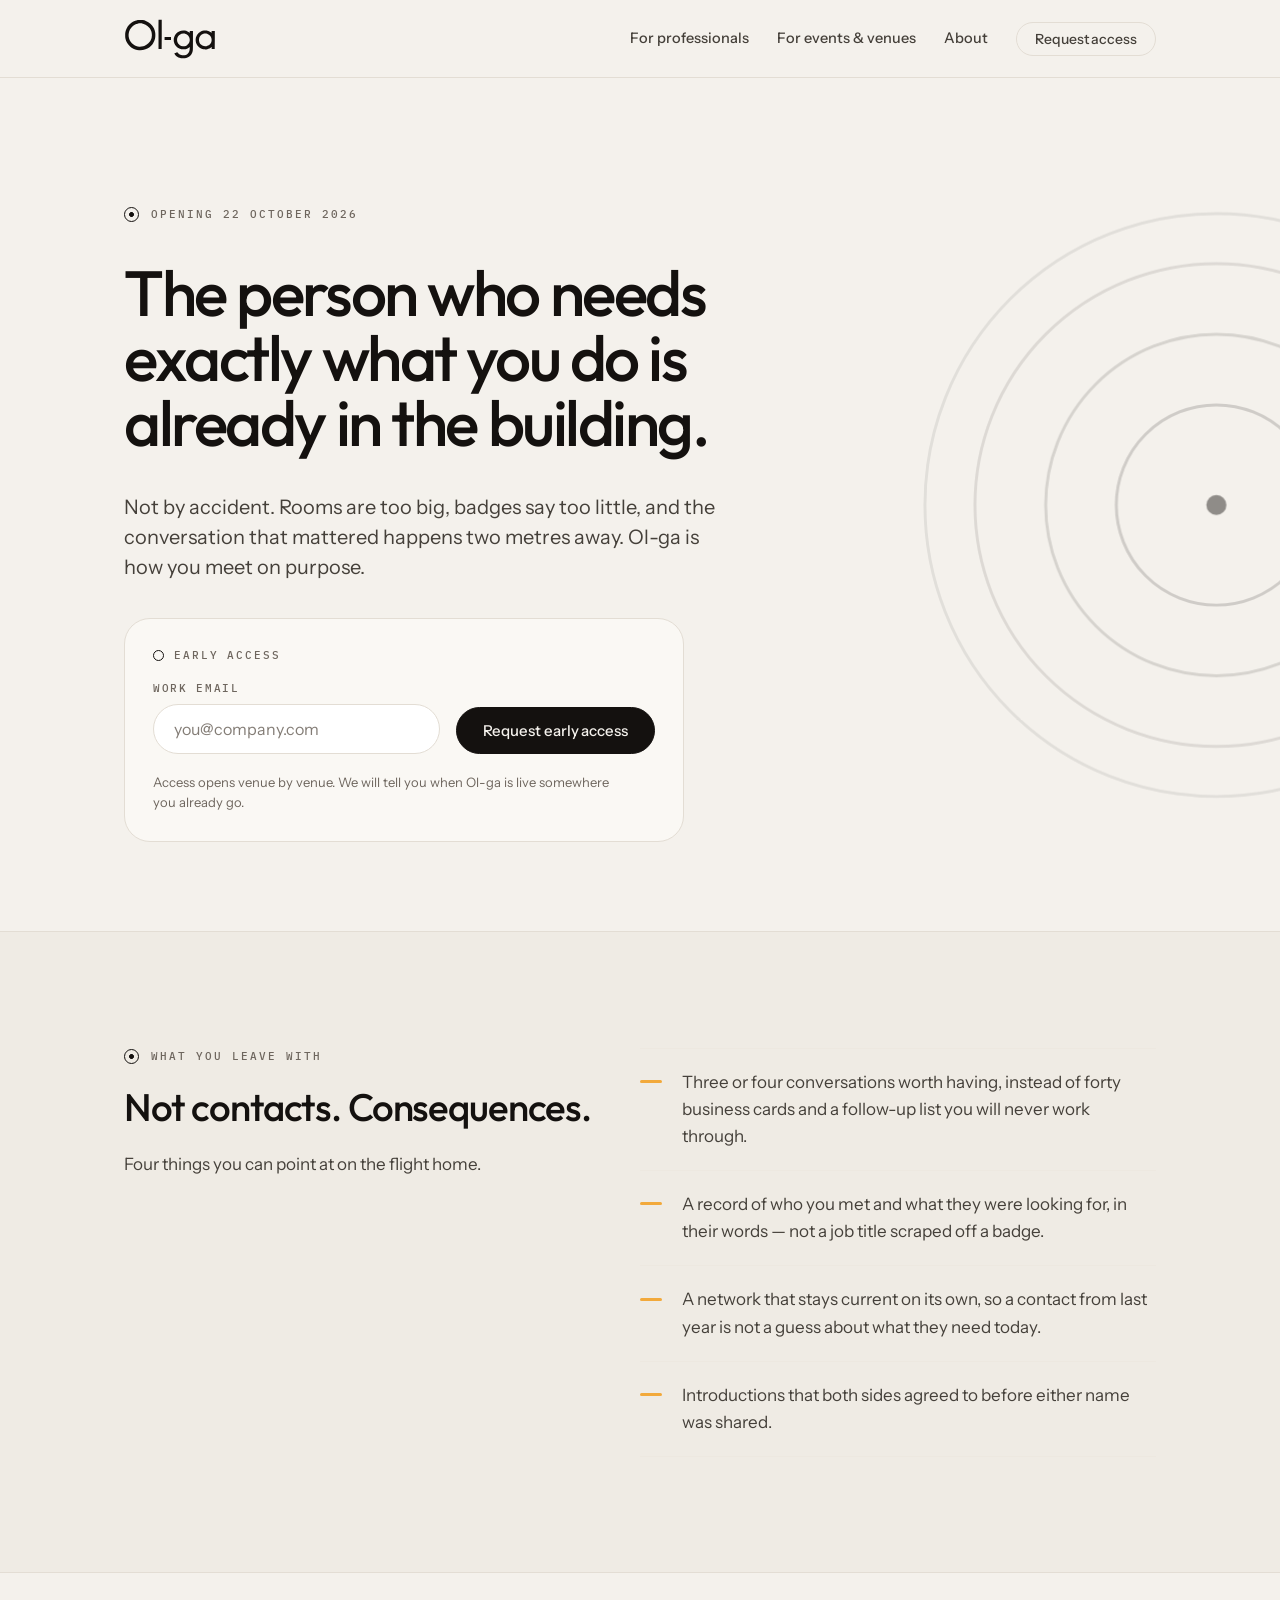
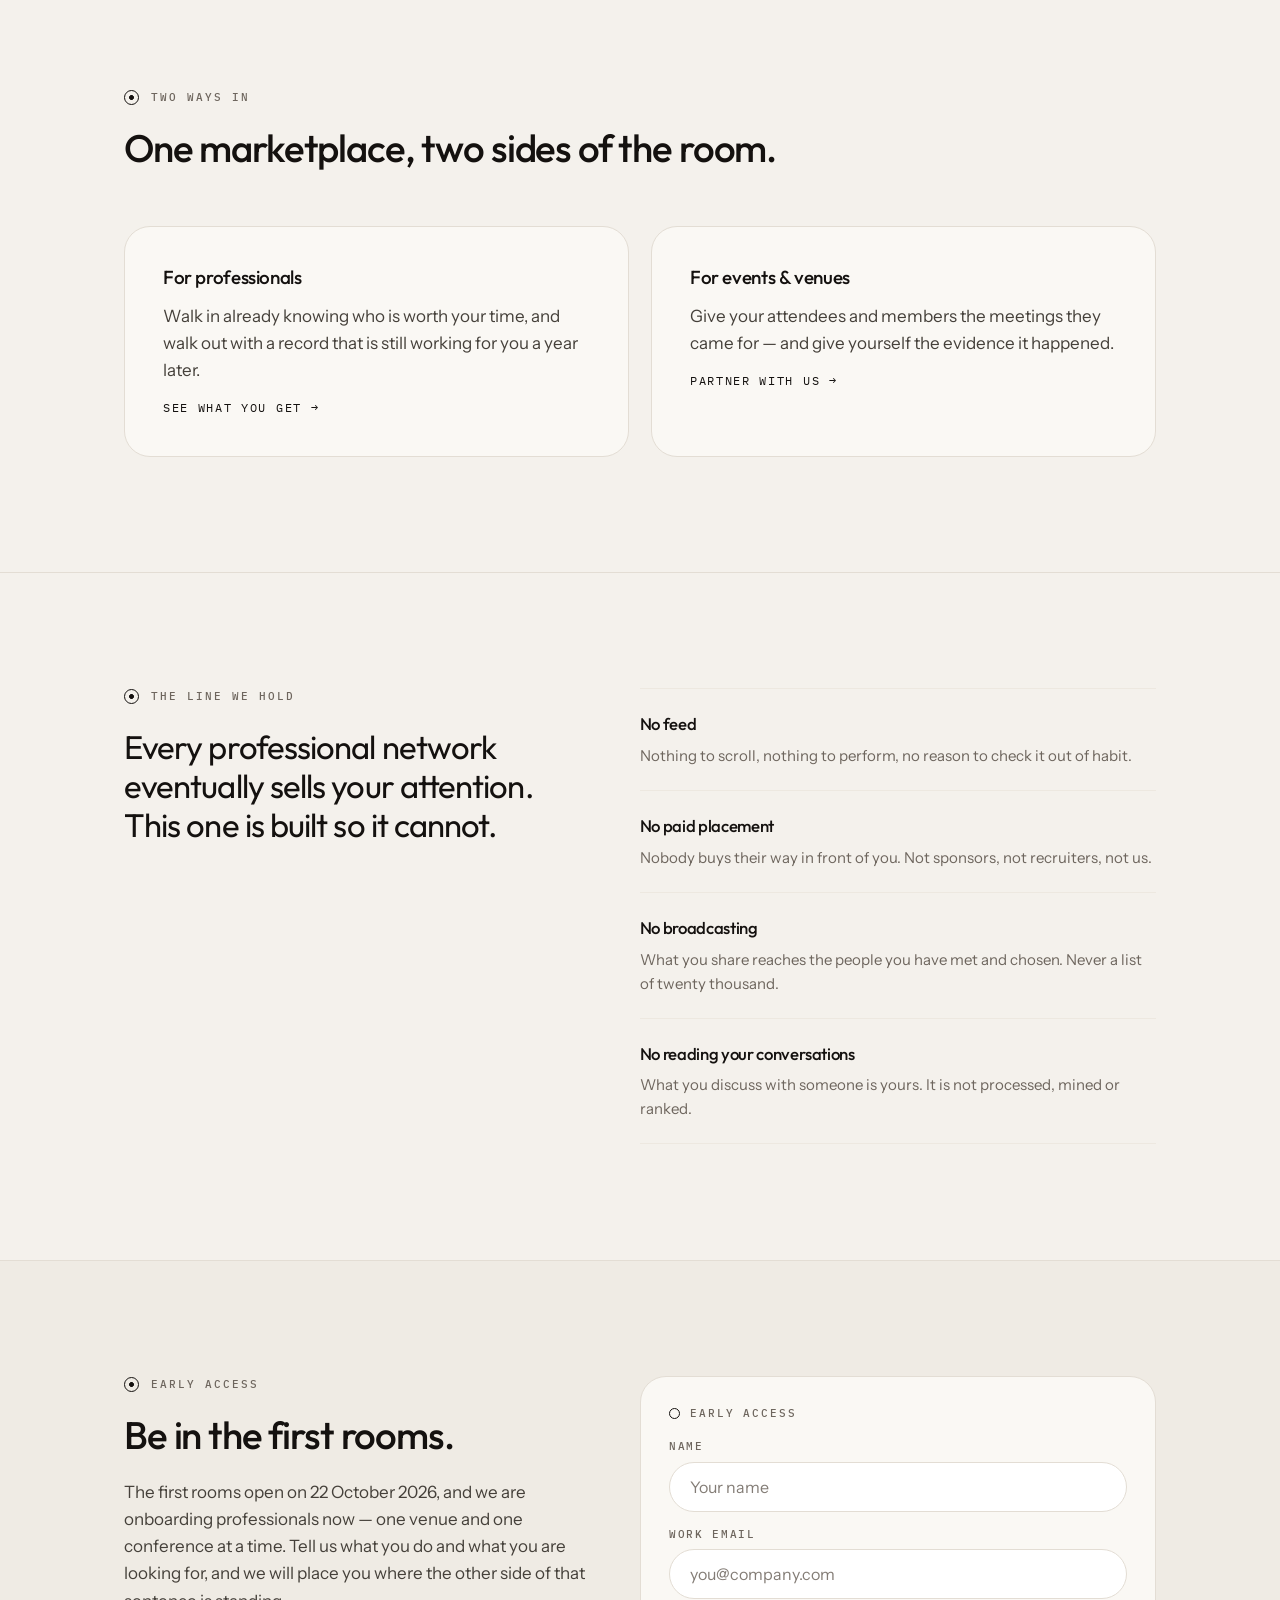
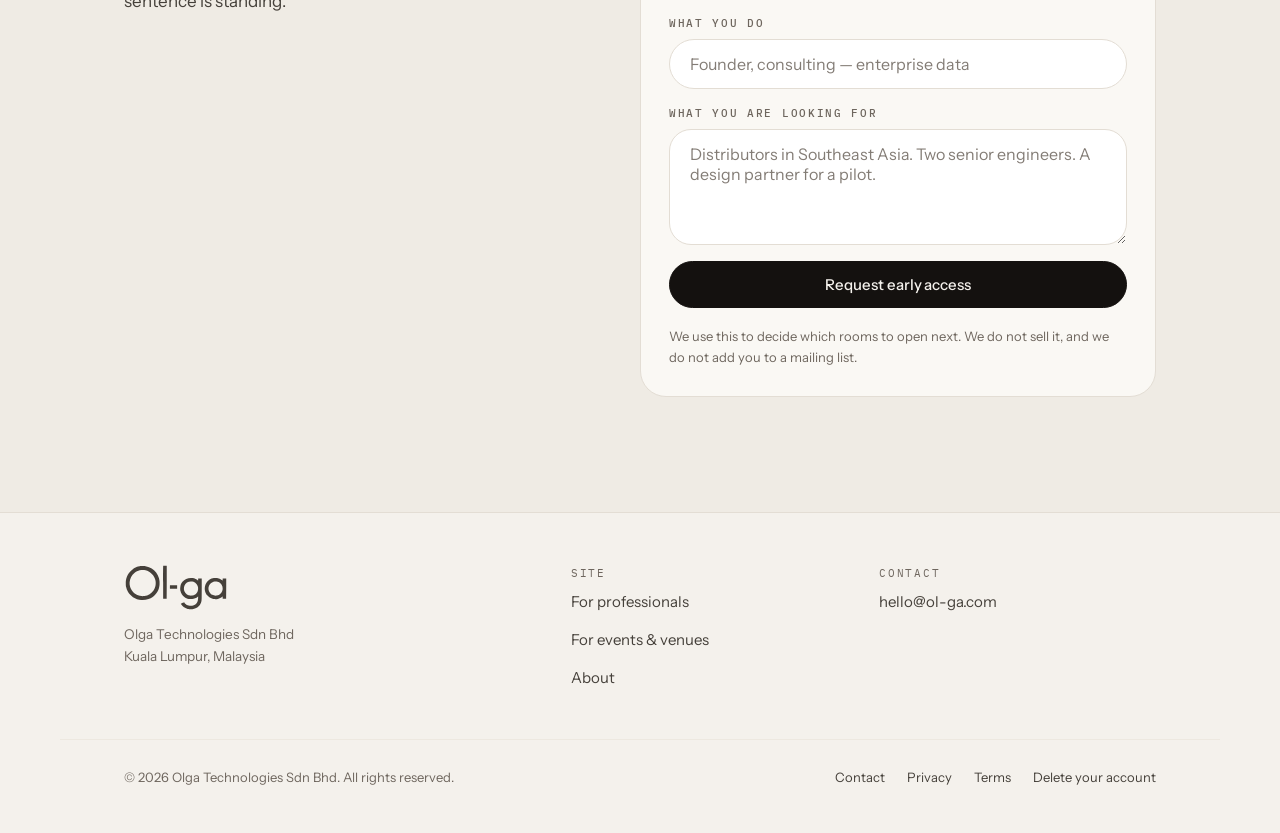
<file: index.html>
<!doctype html>
<html lang="en">
<head>
<meta charset="utf-8">
<meta name="viewport" content="width=device-width, initial-scale=1">
<title>Ol-ga — Meet the right person on purpose</title>
<meta name="description" content="Ol-ga connects professionals to the people in the room who actually need what they do — at conferences, venues and workspaces across Asia. Request early access.">
<link rel="canonical" href="https://www.ol-ga.com/">
<meta property="og:type" content="website">
<meta property="og:site_name" content="Ol-ga">
<meta property="og:title" content="Ol-ga — Meet the right person on purpose">
<meta property="og:description" content="The person who needs exactly what you do is already in the building. Ol-ga is how you meet them on purpose.">
<meta property="og:url" content="https://www.ol-ga.com/">
<meta property="og:image" content="https://www.ol-ga.com/assets/og.png">
<meta name="twitter:card" content="summary_large_image">
<meta name="theme-color" content="#14110F">
<link rel="icon" href="/assets/favicon.svg" type="image/svg+xml">
<link rel="preconnect" href="https://fonts.googleapis.com">
<link rel="preconnect" href="https://fonts.gstatic.com" crossorigin>
<link rel="stylesheet" href="https://fonts.googleapis.com/css2?family=Outfit:wght@300;400;500;600&family=Instrument+Sans:wght@400;500;600&family=IBM+Plex+Mono:wght@400;500&display=swap">
<link rel="stylesheet" href="/assets/site.css">
</head>
<body>
<a class="skip" href="#main">Skip to content</a>

<header class="masthead">
  <div class="wrap masthead-in">
    <a class="wordmark" href="/"><span>Ol-ga</span></a>
    <nav class="nav" aria-label="Primary">
      <a href="/professionals/">For professionals</a>
      <a href="/events/">For events &amp; venues</a>
      <a href="/about/">About</a>
      <a class="btn btn-ghost btn-sm" href="#access">Request access</a>
    </nav>
  </div>
</header>

<main id="main">

  <section class="hero">
    <svg class="ring-field" viewBox="0 0 200 200" fill="none" aria-hidden="true">
      <circle class="r" cx="100" cy="100" r="34" stroke="currentColor" stroke-opacity=".16"/>
      <circle class="r" cx="100" cy="100" r="58" stroke="currentColor" stroke-opacity=".13"/>
      <circle class="r" cx="100" cy="100" r="82" stroke="currentColor" stroke-opacity=".10"/>
      <circle class="r" cx="100" cy="100" r="99" stroke="currentColor" stroke-opacity=".08"/>
      <circle class="pt" cx="100" cy="100" r="3.4" fill="currentColor" fill-opacity=".45"/>
      <circle class="pt pt-far" cx="158" cy="68" r="3.4" fill="currentColor" fill-opacity=".45"/>
    </svg>
    <div class="wrap">
      <div class="hero-grid">
        <p class="eyebrow">Opening 22 October 2026</p>
        <h1>The person who needs exactly what you do is already in the building.</h1>
        <p class="lede">Not by accident. Rooms are too big, badges say too little, and the conversation that mattered happens two metres away. Ol-ga is how you meet on purpose.</p>
        <div class="stack stack-sm">
          <form class="form form-row form-inline card" data-olga-form data-subject="Ol-ga early access" id="hero-form">
          <p class="card-label">Early access</p>
            <div class="field">
              <label for="hero-email">Work email</label>
              <input id="hero-email" name="email" type="email" required autocomplete="email" placeholder="you@company.com">
            </div>
            <button class="btn" type="submit" id="hero-submit">Request early access</button>
            <p class="form-status" role="status" aria-live="polite" hidden></p>
            <p class="form-note">Access opens venue by venue. We will tell you when Ol-ga is live somewhere you already go.</p>
          </form>
        </div>
      </div>
    </div>
  </section>

  <section class="band band-quiet">
    <div class="wrap section">
      <div class="cols cols-2">
        <div class="stack stack-md">
          <p class="eyebrow">What you leave with</p>
          <h2>Not contacts. Consequences.</h2>
          <p class="body">Four things you can point at on the flight home.</p>
        </div>
        <ul class="outcomes">
          <li>Three or four conversations worth having, instead of forty business cards and a follow-up list you will never work through.</li>
          <li>A record of who you met and what they were looking for, in their words &mdash; not a job title scraped off a badge.</li>
          <li>A network that stays current on its own, so a contact from last year is not a guess about what they need today.</li>
          <li>Introductions that both sides agreed to before either name was shared.</li>
        </ul>
      </div>
    </div>
  </section>

  <section class="band">
    <div class="wrap section">
      <div class="stack stack-lg">
        <div class="stack stack-md">
          <p class="eyebrow">Two ways in</p>
          <h2>One marketplace, two sides of the room.</h2>
        </div>
        <div class="paths">
          <a class="path" href="/professionals/">
            <h3>For professionals</h3>
            <p class="body">Walk in already knowing who is worth your time, and walk out with a record that is still working for you a year later.</p>
            <span class="arrow">See what you get &rarr;</span>
          </a>
          <a class="path" href="/events/">
            <h3>For events &amp; venues</h3>
            <p class="body">Give your attendees and members the meetings they came for &mdash; and give yourself the evidence it happened.</p>
            <span class="arrow">Partner with us &rarr;</span>
          </a>
        </div>
      </div>
    </div>
  </section>

  <section class="band">
    <div class="wrap section">
      <div class="cols cols-2">
        <div class="stack stack-md">
          <p class="eyebrow">The line we hold</p>
          <p class="pull">Every professional network eventually sells your attention. This one is built so it cannot.</p>
        </div>
        <ul class="nevers">
          <li>
            <b>No feed</b>
            <span>Nothing to scroll, nothing to perform, no reason to check it out of habit.</span>
          </li>
          <li>
            <b>No paid placement</b>
            <span>Nobody buys their way in front of you. Not sponsors, not recruiters, not us.</span>
          </li>
          <li>
            <b>No broadcasting</b>
            <span>What you share reaches the people you have met and chosen. Never a list of twenty thousand.</span>
          </li>
          <li>
            <b>No reading your conversations</b>
            <span>What you discuss with someone is yours. It is not processed, mined or ranked.</span>
          </li>
        </ul>
      </div>
    </div>
  </section>

  <section class="band band-quiet" id="access">
    <div class="wrap section">
      <div class="cols cols-2">
        <div class="stack stack-md">
          <p class="eyebrow">Early access</p>
          <h2>Be in the first rooms.</h2>
          <p class="body">The first rooms open on 22 October 2026, and we are onboarding professionals now &mdash; one venue and one conference at a time. Tell us what you do and what you are looking for, and we will place you where the other side of that sentence is standing.</p>
        </div>
        <form class="form card" data-olga-form data-subject="Ol-ga early access" data-success="You are on the list. We will be in touch before access opens near you." id="access-form">
          <p class="card-label">Early access</p>
          <div class="form-row form-row-2">
            <div class="field">
              <label for="a-name">Name</label>
              <input id="a-name" name="name" type="text" required autocomplete="name" placeholder="Your name">
            </div>
            <div class="field">
              <label for="a-email">Work email</label>
              <input id="a-email" name="email" type="email" required autocomplete="email" placeholder="you@company.com">
            </div>
          </div>
          <div class="field">
            <label for="a-role">What you do</label>
            <input id="a-role" name="role" type="text" placeholder="Founder, consulting &mdash; enterprise data" autocomplete="organization-title">
          </div>
          <div class="field">
            <label for="a-intent">What you are looking for</label>
            <textarea id="a-intent" name="intent" placeholder="Distributors in Southeast Asia. Two senior engineers. A design partner for a pilot."></textarea>
          </div>
          <button class="btn" type="submit">Request early access</button>
          <p class="form-status" role="status" aria-live="polite" hidden></p>
          <p class="form-note">We use this to decide which rooms to open next. We do not sell it, and we do not add you to a mailing list.</p>
        </form>
      </div>
    </div>
  </section>

</main>

<footer class="footer">
  <div class="wrap footer-in">
    <div class="stack stack-sm">
      <a class="wordmark" href="/"><span>Ol-ga</span></a>
      <p class="legal">Olga Technologies Sdn Bhd<br>Kuala Lumpur, Malaysia</p>
    </div>
    <div class="links">
      <span class="label">Site</span>
      <a href="/professionals/">For professionals</a>
      <a href="/events/">For events &amp; venues</a>
      <a href="/about/">About</a>
    </div>
    <div class="links">
      <span class="label">Contact</span>
      <a href="mailto:hello@ol-ga.com">hello@ol-ga.com</a>
    </div>
  </div>
  <div class="wrap footer-base">
    <p>&copy; <span data-year>2026</span> Olga Technologies Sdn Bhd. All rights reserved.</p>
    <nav class="legal-links" aria-label="Legal and account">
      <a href="mailto:hello@ol-ga.com">Contact</a>
      <a href="/privacy/">Privacy</a>
      <a href="/terms/">Terms</a>
      <a href="/delete/">Delete your account</a>
    </nav>
  </div>
</footer>

<script src="/assets/site.js"></script>
</body>
</html>
</file>
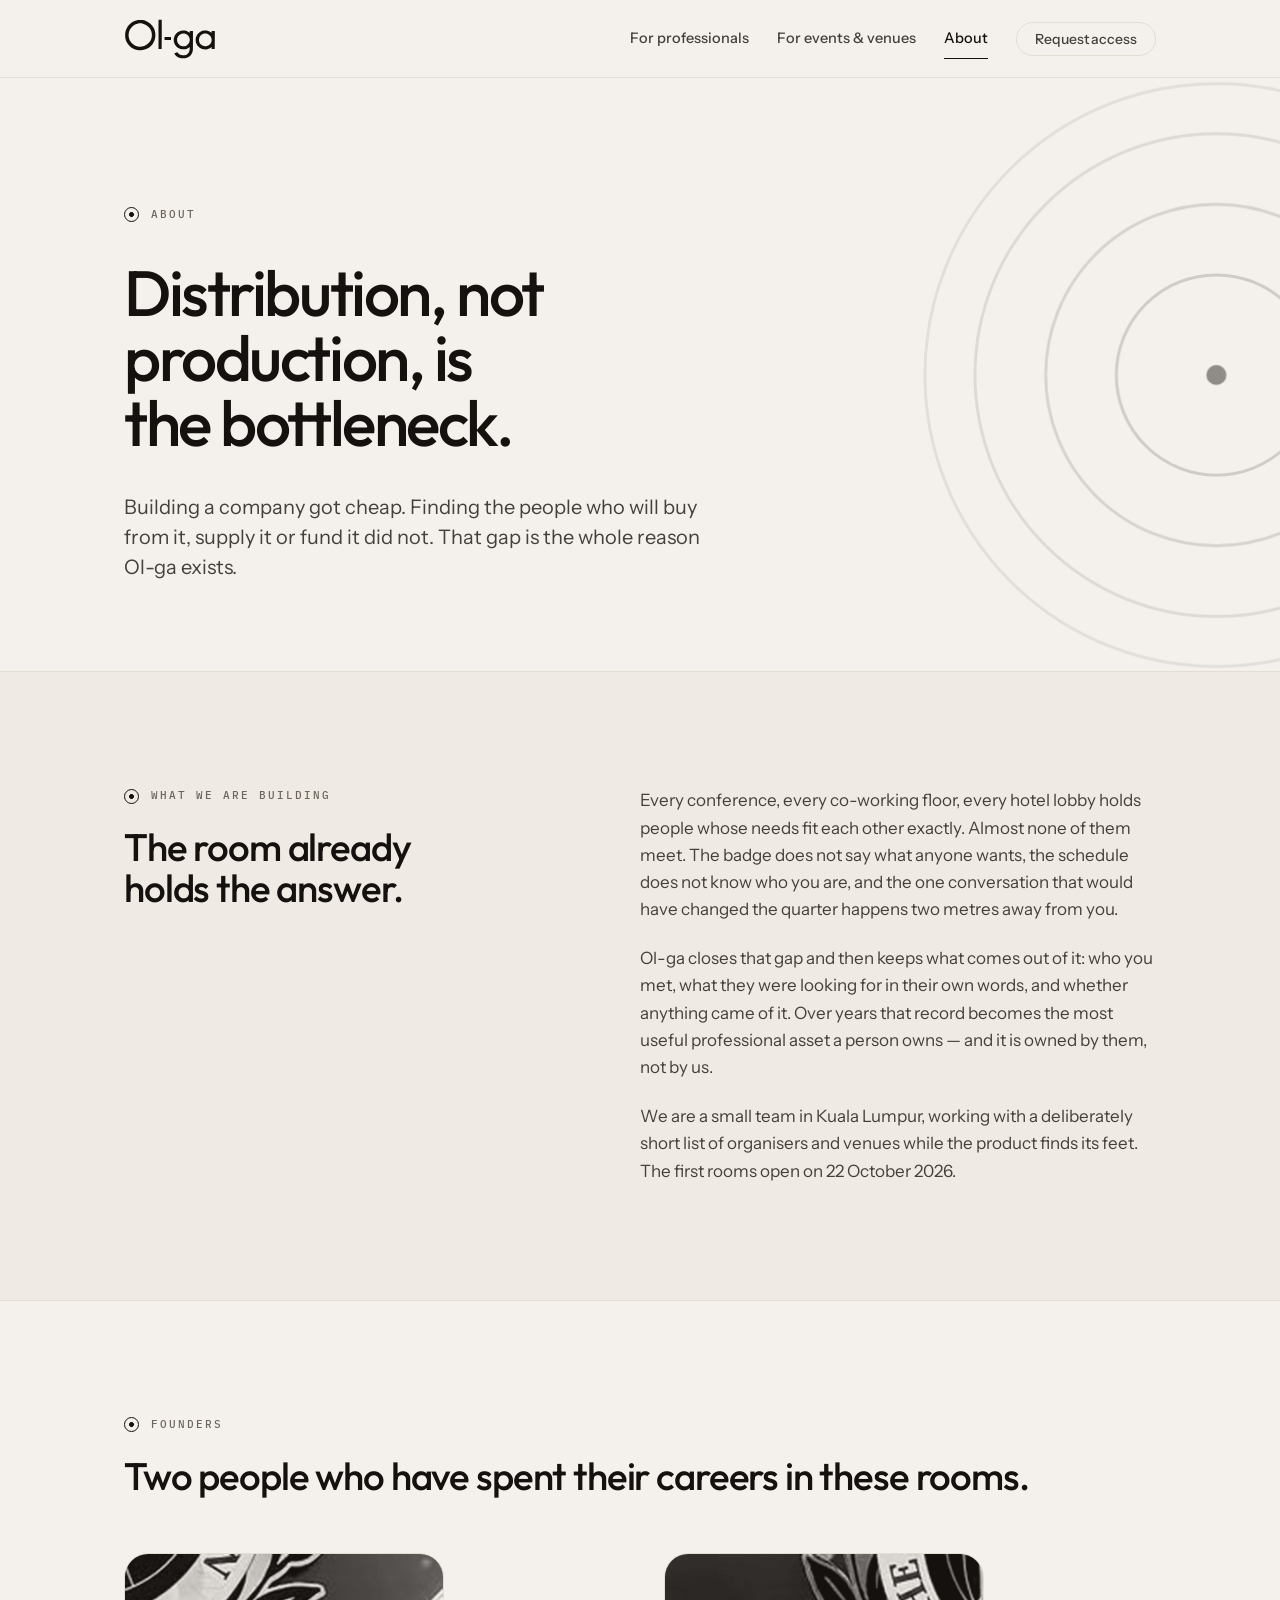
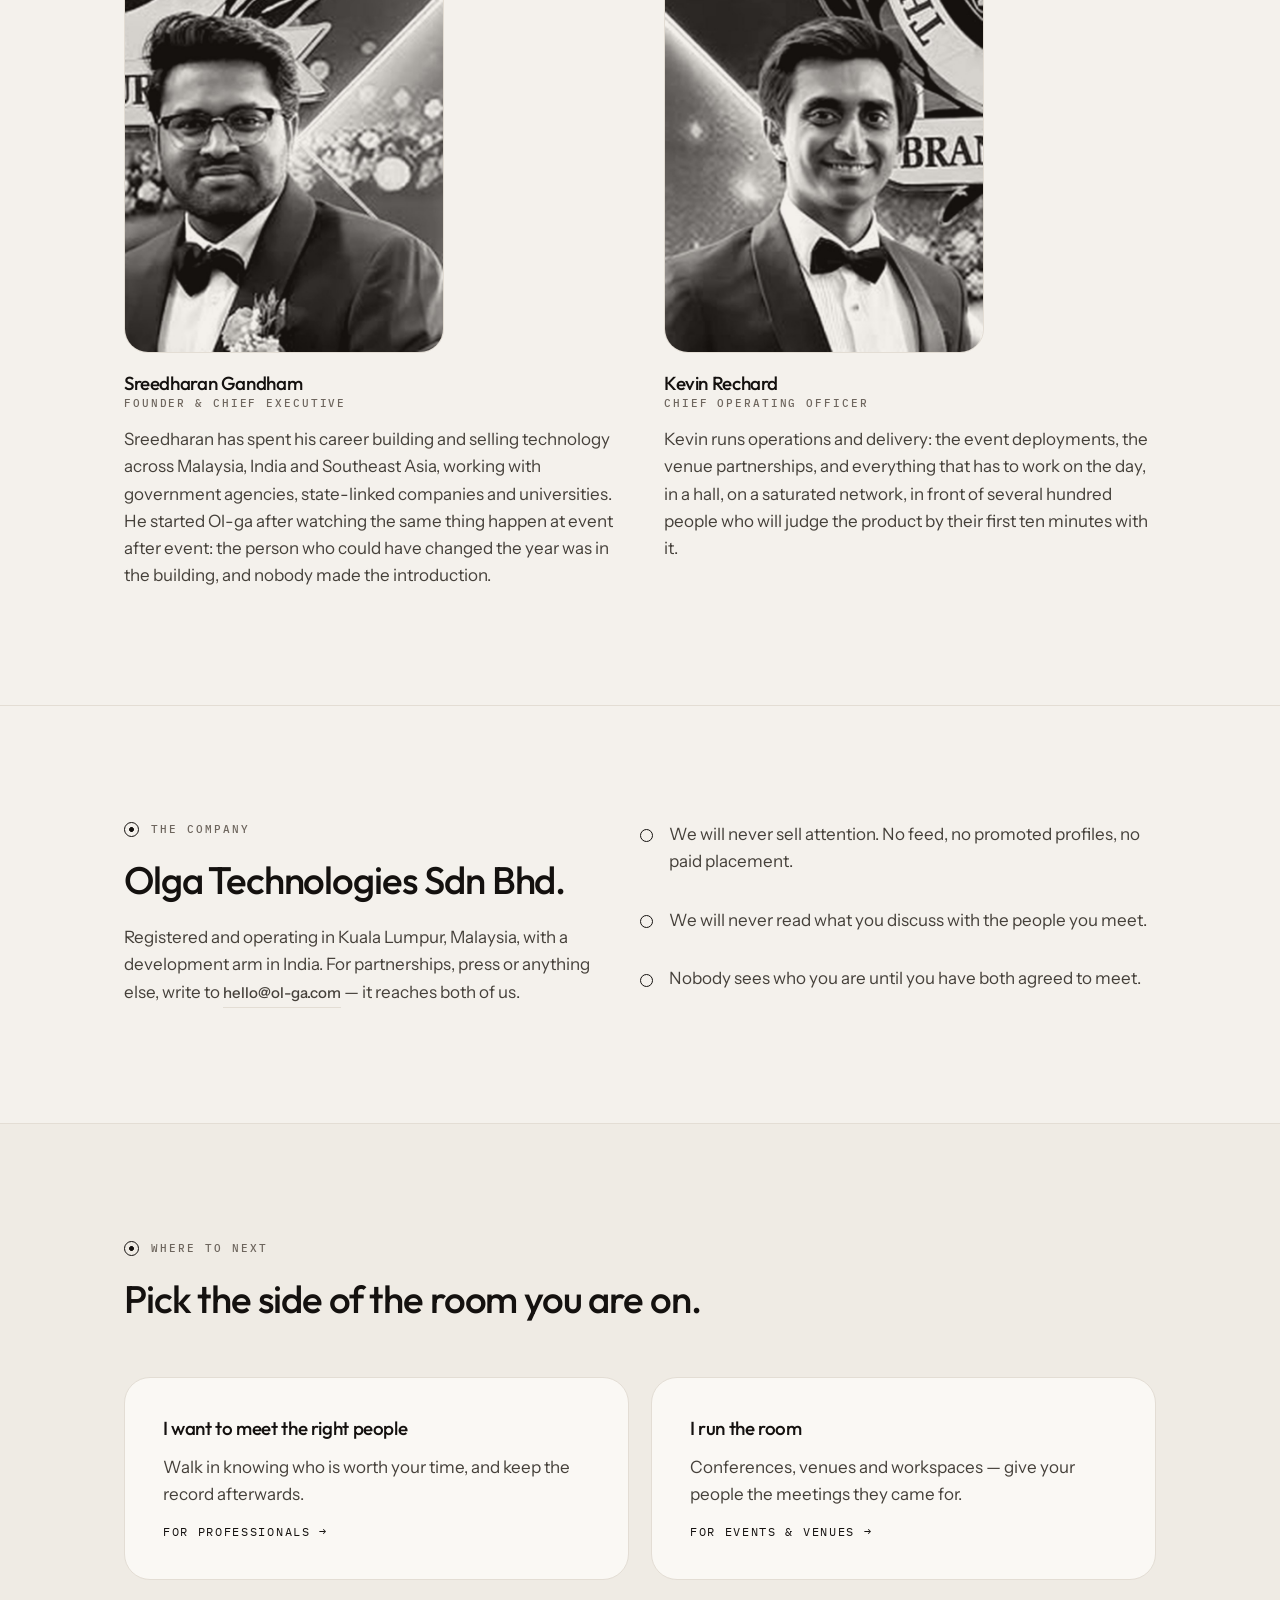
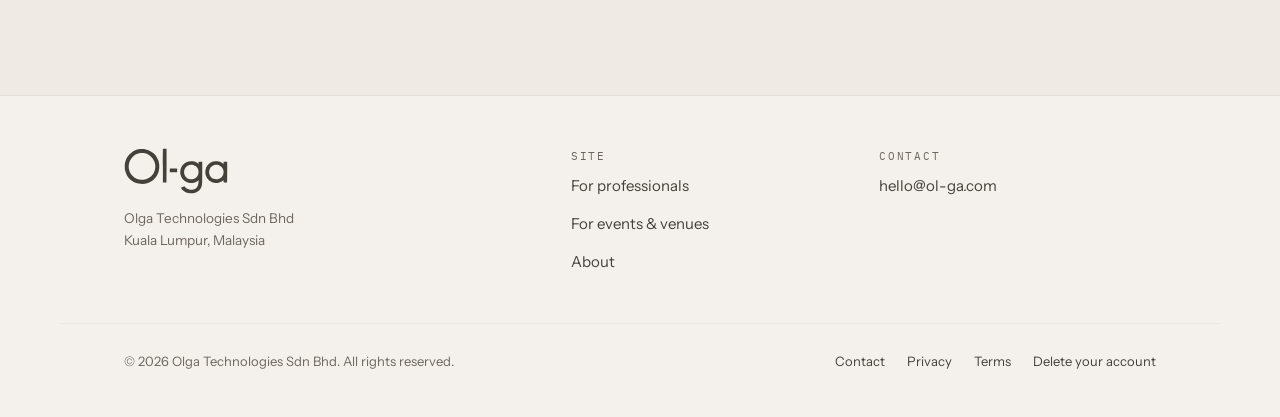
<file: about/index.html>
<!doctype html>
<!-- Kevin's biography is a placeholder written from his title alone — replace the
     marked paragraph with his own words before this goes live. Portraits are
     cropped from the awards photograph supplied in September 2026; swap in
     proper headshots when they exist (assets/sreedharan.jpg, assets/kevin.jpg,
     720×900, warm duotone). -->
<html lang="en">
<head>
<meta charset="utf-8">
<meta name="viewport" content="width=device-width, initial-scale=1">
<title>About Ol-ga — Distribution is the bottleneck</title>
<meta name="description" content="Ol-ga is built by Olga Technologies Sdn Bhd in Kuala Lumpur. Who we are, what we are building, and why we started.">
<link rel="canonical" href="https://www.ol-ga.com/about/">
<meta property="og:type" content="website">
<meta property="og:site_name" content="Ol-ga">
<meta property="og:title" content="About Ol-ga">
<meta property="og:description" content="Making things got cheap. Selling them did not. Ol-ga is built for the second half of that sentence.">
<meta property="og:url" content="https://www.ol-ga.com/about/">
<meta property="og:image" content="https://www.ol-ga.com/assets/og.png">
<meta name="twitter:card" content="summary_large_image">
<meta name="theme-color" content="#14110F">
<link rel="icon" href="/assets/favicon.svg" type="image/svg+xml">
<link rel="preconnect" href="https://fonts.googleapis.com">
<link rel="preconnect" href="https://fonts.gstatic.com" crossorigin>
<link rel="stylesheet" href="https://fonts.googleapis.com/css2?family=Outfit:wght@300;400;500;600&family=Instrument+Sans:wght@400;500;600&family=IBM+Plex+Mono:wght@400;500&display=swap">
<link rel="stylesheet" href="/assets/site.css">
</head>
<body>
<a class="skip" href="#main">Skip to content</a>

<header class="masthead">
  <div class="wrap masthead-in">
    <a class="wordmark" href="/"><span>Ol-ga</span></a>
    <nav class="nav" aria-label="Primary">
      <a href="/professionals/">For professionals</a>
      <a href="/events/">For events &amp; venues</a>
      <a href="/about/" aria-current="page">About</a>
      <a class="btn btn-ghost btn-sm" href="/#access">Request access</a>
    </nav>
  </div>
</header>

<main id="main">

  <section class="hero">
    <svg class="ring-field" viewBox="0 0 200 200" fill="none" aria-hidden="true">
      <circle class="r" cx="100" cy="100" r="34" stroke="currentColor" stroke-opacity=".16"/>
      <circle class="r" cx="100" cy="100" r="58" stroke="currentColor" stroke-opacity=".13"/>
      <circle class="r" cx="100" cy="100" r="82" stroke="currentColor" stroke-opacity=".10"/>
      <circle class="r" cx="100" cy="100" r="99" stroke="currentColor" stroke-opacity=".08"/>
      <circle class="pt" cx="100" cy="100" r="3.4" fill="currentColor" fill-opacity=".45"/>
      <circle class="pt pt-far" cx="126" cy="152" r="3.4" fill="currentColor" fill-opacity=".45"/>
    </svg>
    <div class="wrap">
      <div class="hero-grid">
        <p class="eyebrow">About</p>
        <h1>Distribution, not production, is the bottleneck.</h1>
        <p class="lede">Building a company got cheap. Finding the people who will buy from it, supply it or fund it did not. That gap is the whole reason Ol-ga exists.</p>
      </div>
    </div>
  </section>

  <section class="band band-quiet">
    <div class="wrap section">
      <div class="cols cols-2">
        <div class="stack stack-md">
          <p class="eyebrow">What we are building</p>
          <h2>The room already holds the answer.</h2>
        </div>
        <div class="stack stack-md">
          <p class="body">Every conference, every co-working floor, every hotel lobby holds people whose needs fit each other exactly. Almost none of them meet. The badge does not say what anyone wants, the schedule does not know who you are, and the one conversation that would have changed the quarter happens two metres away from you.</p>
          <p class="body">Ol-ga closes that gap and then keeps what comes out of it: who you met, what they were looking for in their own words, and whether anything came of it. Over years that record becomes the most useful professional asset a person owns &mdash; and it is owned by them, not by us.</p>
          <p class="body">We are a small team in Kuala Lumpur, working with a deliberately short list of organisers and venues while the product finds its feet. The first rooms open on 22 October 2026.</p>
        </div>
      </div>
    </div>
  </section>

  <section class="band">
    <div class="wrap section">
      <div class="stack stack-lg">
        <div class="stack stack-md">
          <p class="eyebrow">Founders</p>
          <h2>Two people who have spent their careers in these rooms.</h2>
        </div>
        <div class="people">
          <article class="person">
            <img src="/assets/sreedharan.jpg" alt="Sreedharan Gandham" width="720" height="900" decoding="async">
            <div class="stack stack-sm">
              <div>
                <h3>Sreedharan Gandham</h3>
                <p class="role">Founder &amp; chief executive</p>
              </div>
              <p class="body">Sreedharan has spent his career building and selling technology across Malaysia, India and Southeast Asia, working with government agencies, state-linked companies and universities. He started Ol-ga after watching the same thing happen at event after event: the person who could have changed the year was in the building, and nobody made the introduction.</p>
            </div>
          </article>
          <article class="person">
            <img src="/assets/kevin.jpg" alt="Kevin Rechard" width="720" height="900" decoding="async">
            <div class="stack stack-sm">
              <div>
                <h3>Kevin Rechard</h3>
                <p class="role">Chief operating officer</p>
              </div>
              <!-- PLACEHOLDER — replace with Kevin's own biography before launch. -->
              <p class="body">Kevin runs operations and delivery: the event deployments, the venue partnerships, and everything that has to work on the day, in a hall, on a saturated network, in front of several hundred people who will judge the product by their first ten minutes with it.</p>
            </div>
          </article>
        </div>
      </div>
    </div>
  </section>

  <section class="band">
    <div class="wrap section">
      <div class="cols cols-2">
        <div class="stack stack-md">
          <p class="eyebrow">The company</p>
          <h2>Olga Technologies Sdn Bhd.</h2>
          <p class="body">Registered and operating in Kuala Lumpur, Malaysia, with a development arm in India. For partnerships, press or anything else, write to <a class="link" href="mailto:hello@ol-ga.com">hello@ol-ga.com</a> &mdash; it reaches both of us.</p>
        </div>
        <ul class="rings">
          <li>We will never sell attention. No feed, no promoted profiles, no paid placement.</li>
          <li>We will never read what you discuss with the people you meet.</li>
          <li>Nobody sees who you are until you have both agreed to meet.</li>
        </ul>
      </div>
    </div>
  </section>

  <section class="band band-quiet">
    <div class="wrap section">
      <div class="stack stack-lg">
        <div class="stack stack-md">
          <p class="eyebrow">Where to next</p>
          <h2>Pick the side of the room you are on.</h2>
        </div>
        <div class="paths">
          <a class="path" href="/professionals/">
            <h3>I want to meet the right people</h3>
            <p class="body">Walk in knowing who is worth your time, and keep the record afterwards.</p>
            <span class="arrow">For professionals &rarr;</span>
          </a>
          <a class="path" href="/events/">
            <h3>I run the room</h3>
            <p class="body">Conferences, venues and workspaces &mdash; give your people the meetings they came for.</p>
            <span class="arrow">For events &amp; venues &rarr;</span>
          </a>
        </div>
      </div>
    </div>
  </section>

</main>

<footer class="footer">
  <div class="wrap footer-in">
    <div class="stack stack-sm">
      <a class="wordmark" href="/"><span>Ol-ga</span></a>
      <p class="legal">Olga Technologies Sdn Bhd<br>Kuala Lumpur, Malaysia</p>
    </div>
    <div class="links">
      <span class="label">Site</span>
      <a href="/professionals/">For professionals</a>
      <a href="/events/">For events &amp; venues</a>
      <a href="/about/">About</a>
    </div>
    <div class="links">
      <span class="label">Contact</span>
      <a href="mailto:hello@ol-ga.com">hello@ol-ga.com</a>
    </div>
  </div>
  <div class="wrap footer-base">
    <p>&copy; <span data-year>2026</span> Olga Technologies Sdn Bhd. All rights reserved.</p>
    <nav class="legal-links" aria-label="Legal and account">
      <a href="mailto:hello@ol-ga.com">Contact</a>
      <a href="/privacy/">Privacy</a>
      <a href="/terms/">Terms</a>
      <a href="/delete/">Delete your account</a>
    </nav>
  </div>
</footer>

<script src="/assets/site.js"></script>
</body>
</html>
</file>
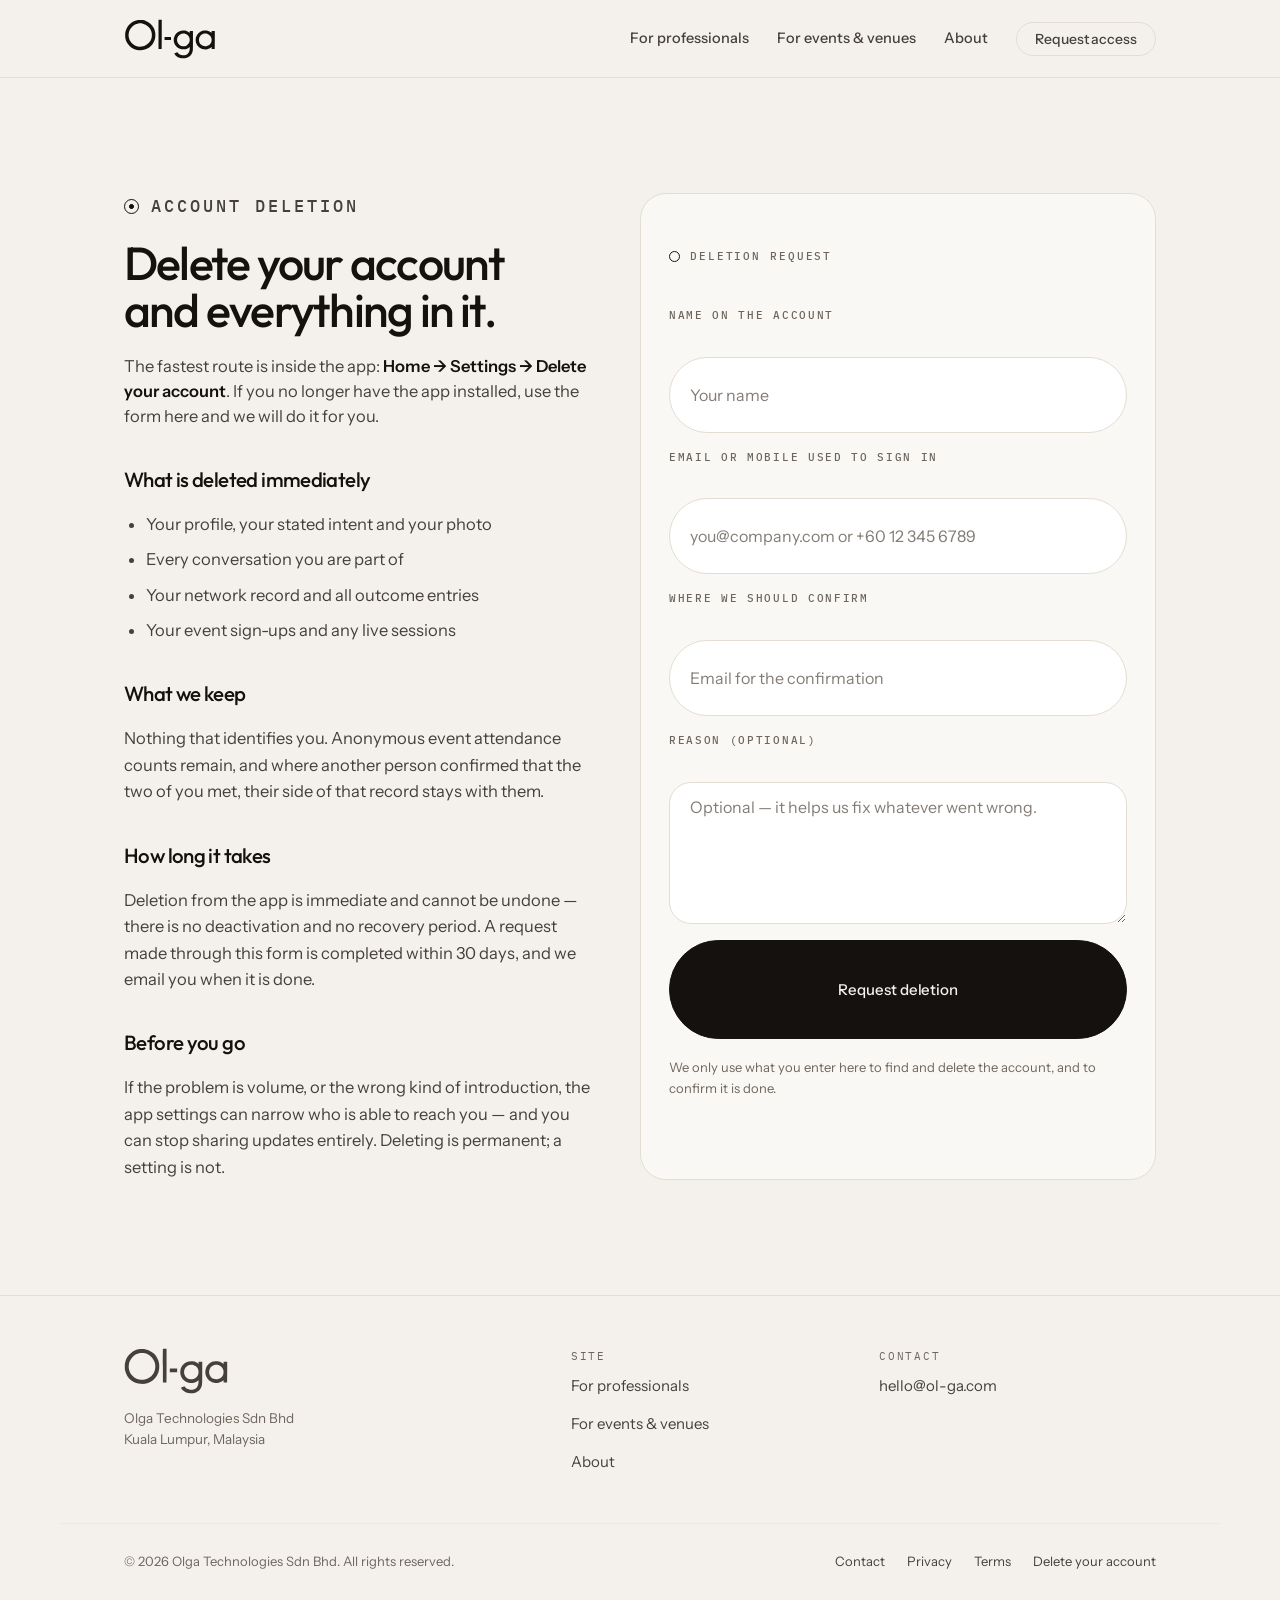
<file: delete/index.html>
<!doctype html>
<!-- DRAFT for counsel review. The deletion mechanics below must match what the
     app actually does at submission time (see screen 20, Screen Flows v2.1).
     Google Play requires this URL to be publicly reachable and to describe
     both in-app and web deletion routes. -->
<html lang="en">
<head>
<meta charset="utf-8">
<meta name="viewport" content="width=device-width, initial-scale=1">
<title>Delete your Ol-ga account</title>
<meta name="description" content="Delete your Ol-ga account and everything in it — in the app, or by requesting deletion here.">
<link rel="canonical" href="https://www.ol-ga.com/delete/">
<meta name="theme-color" content="#14110F">
<link rel="icon" href="/assets/favicon.svg" type="image/svg+xml">
<link rel="preconnect" href="https://fonts.googleapis.com">
<link rel="preconnect" href="https://fonts.gstatic.com" crossorigin>
<link rel="stylesheet" href="https://fonts.googleapis.com/css2?family=Outfit:wght@300;400;500;600&family=Instrument+Sans:wght@400;500;600&family=IBM+Plex+Mono:wght@400;500&display=swap">
<link rel="stylesheet" href="/assets/site.css">
</head>
<body>
<a class="skip" href="#main">Skip to content</a>

<header class="masthead">
  <div class="wrap masthead-in">
    <a class="wordmark" href="/"><span>Ol-ga</span></a>
    <nav class="nav" aria-label="Primary">
      <a href="/professionals/">For professionals</a>
      <a href="/events/">For events &amp; venues</a>
      <a href="/about/">About</a>
      <a class="btn btn-ghost btn-sm" href="/#access">Request access</a>
    </nav>
  </div>
</header>

<main id="main">
  <section class="wrap section">
    <div class="cols cols-2">
      <div class="prose">
        <p class="eyebrow">Account deletion</p>
        <h1 style="font-size:clamp(1.9rem,4vw,2.9rem);max-width:18ch">Delete your account and everything in it.</h1>
        <p class="lede">The fastest route is inside the app: <strong>Home &rarr; Settings &rarr; Delete your account</strong>. If you no longer have the app installed, use the form here and we will do it for you.</p>

        <h2>What is deleted immediately</h2>
        <ul>
          <li>Your profile, your stated intent and your photo</li>
          <li>Every conversation you are part of</li>
          <li>Your network record and all outcome entries</li>
          <li>Your event sign-ups and any live sessions</li>
        </ul>

        <h2>What we keep</h2>
        <p>Nothing that identifies you. Anonymous event attendance counts remain, and where another person confirmed that the two of you met, their side of that record stays with them.</p>

        <h2>How long it takes</h2>
        <p>Deletion from the app is immediate and cannot be undone &mdash; there is no deactivation and no recovery period. A request made through this form is completed within 30 days, and we email you when it is done.</p>

        <h2>Before you go</h2>
        <p>If the problem is volume, or the wrong kind of introduction, the app settings can narrow who is able to reach you &mdash; and you can stop sharing updates entirely. Deleting is permanent; a setting is not.</p>
      </div>

      <form class="form card" data-olga-form data-subject="Ol-ga account deletion request" data-success="Request received. We will complete the deletion within 30 days and email you when it is done." id="delete-form">
          <p class="card-label">Deletion request</p>
        <div class="field">
          <label for="d-name">Name on the account</label>
          <input id="d-name" name="name" type="text" required autocomplete="name" placeholder="Your name">
        </div>
        <div class="field">
          <label for="d-contact">Email or mobile used to sign in</label>
          <input id="d-contact" name="account_contact" type="text" required placeholder="you@company.com or +60 12 345 6789">
        </div>
        <div class="field">
          <label for="d-reply">Where we should confirm</label>
          <input id="d-reply" name="reply_to" type="email" required autocomplete="email" placeholder="Email for the confirmation">
        </div>
        <div class="field">
          <label for="d-reason">Reason (optional)</label>
          <textarea id="d-reason" name="reason" placeholder="Optional — it helps us fix whatever went wrong."></textarea>
        </div>
        <button class="btn" type="submit">Request deletion</button>
        <p class="form-status" role="status" aria-live="polite" hidden></p>
        <p class="form-note">We only use what you enter here to find and delete the account, and to confirm it is done.</p>
      </form>
    </div>
  </section>
</main>

<footer class="footer">
  <div class="wrap footer-in">
    <div class="stack stack-sm">
      <a class="wordmark" href="/"><span>Ol-ga</span></a>
      <p class="legal">Olga Technologies Sdn Bhd<br>Kuala Lumpur, Malaysia</p>
    </div>
    <div class="links">
      <span class="label">Site</span>
      <a href="/professionals/">For professionals</a>
      <a href="/events/">For events &amp; venues</a>
      <a href="/about/">About</a>
    </div>
    <div class="links">
      <span class="label">Contact</span>
      <a href="mailto:hello@ol-ga.com">hello@ol-ga.com</a>
    </div>
  </div>
  <div class="wrap footer-base">
    <p>&copy; <span data-year>2026</span> Olga Technologies Sdn Bhd. All rights reserved.</p>
    <nav class="legal-links" aria-label="Legal and account">
      <a href="mailto:hello@ol-ga.com">Contact</a>
      <a href="/privacy/">Privacy</a>
      <a href="/terms/">Terms</a>
      <a href="/delete/">Delete your account</a>
    </nav>
  </div>
</footer>

<script src="/assets/site.js"></script>
</body>
</html>
</file>
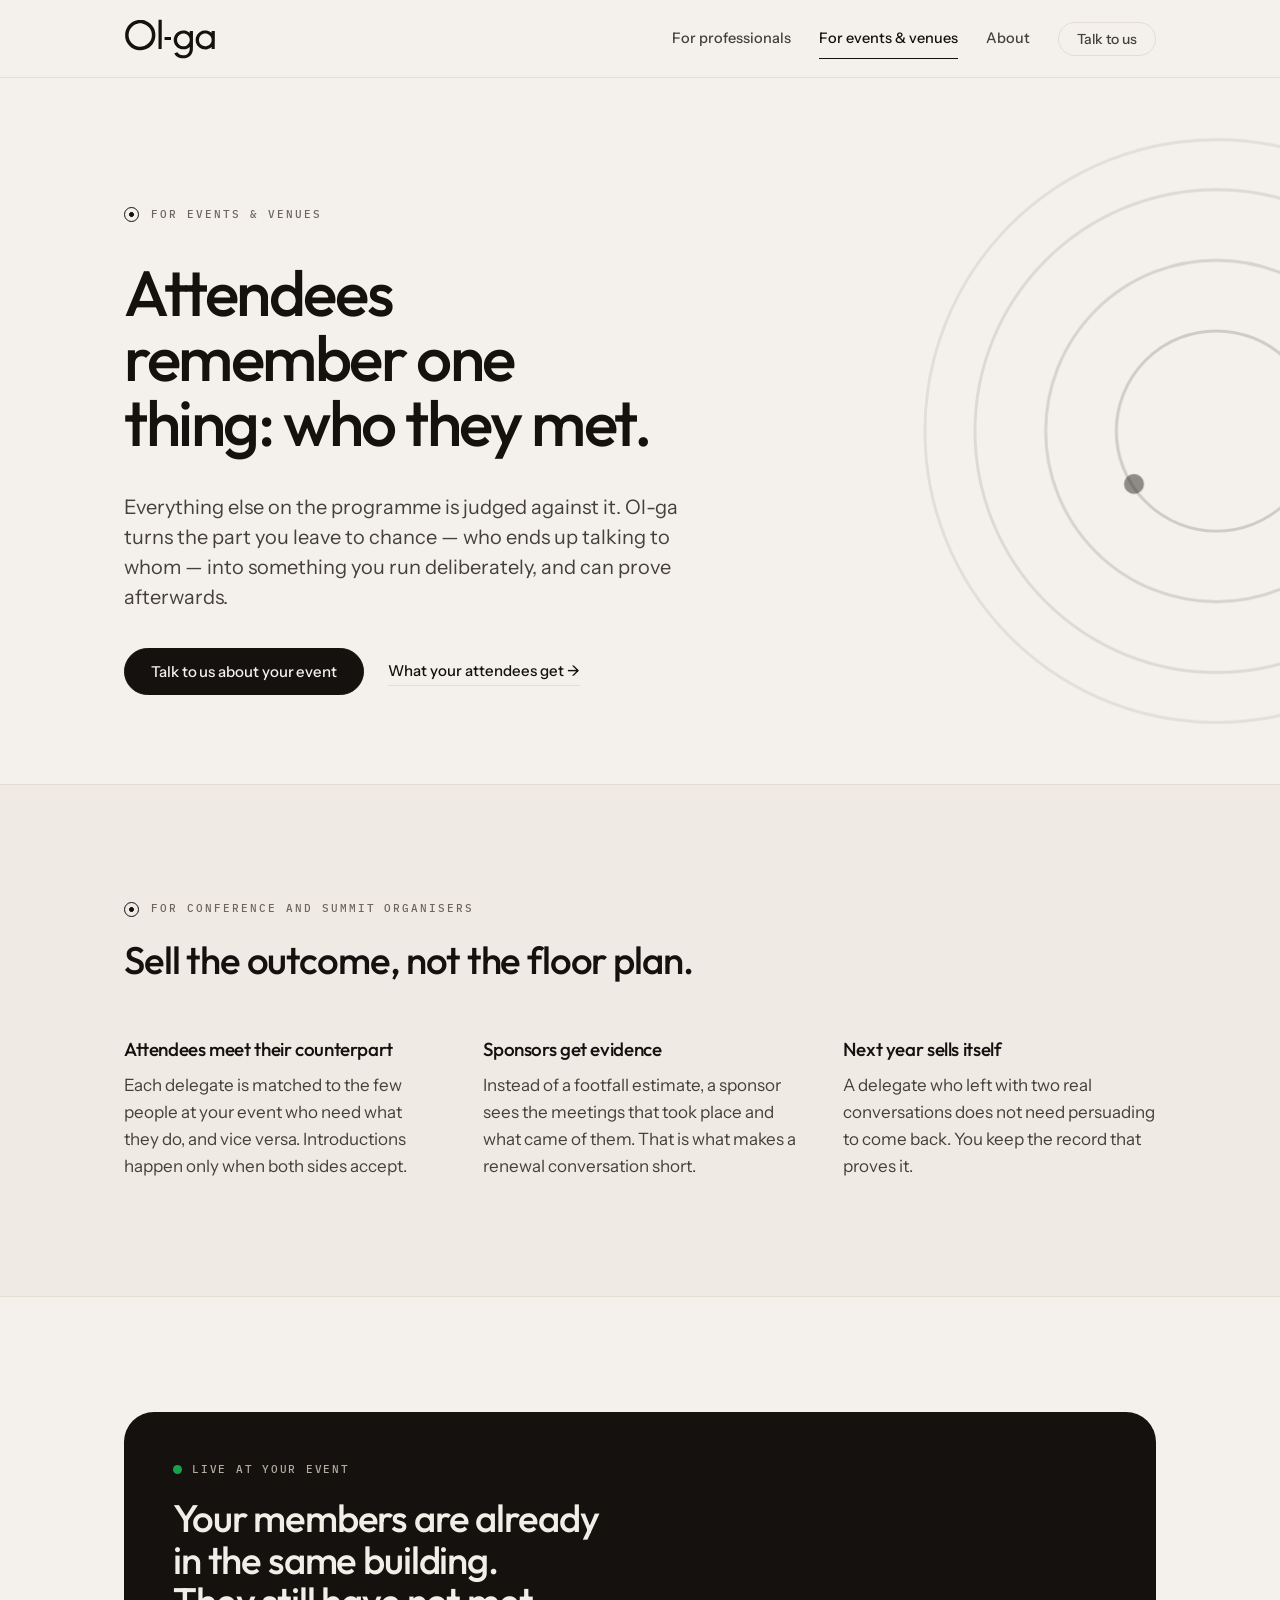
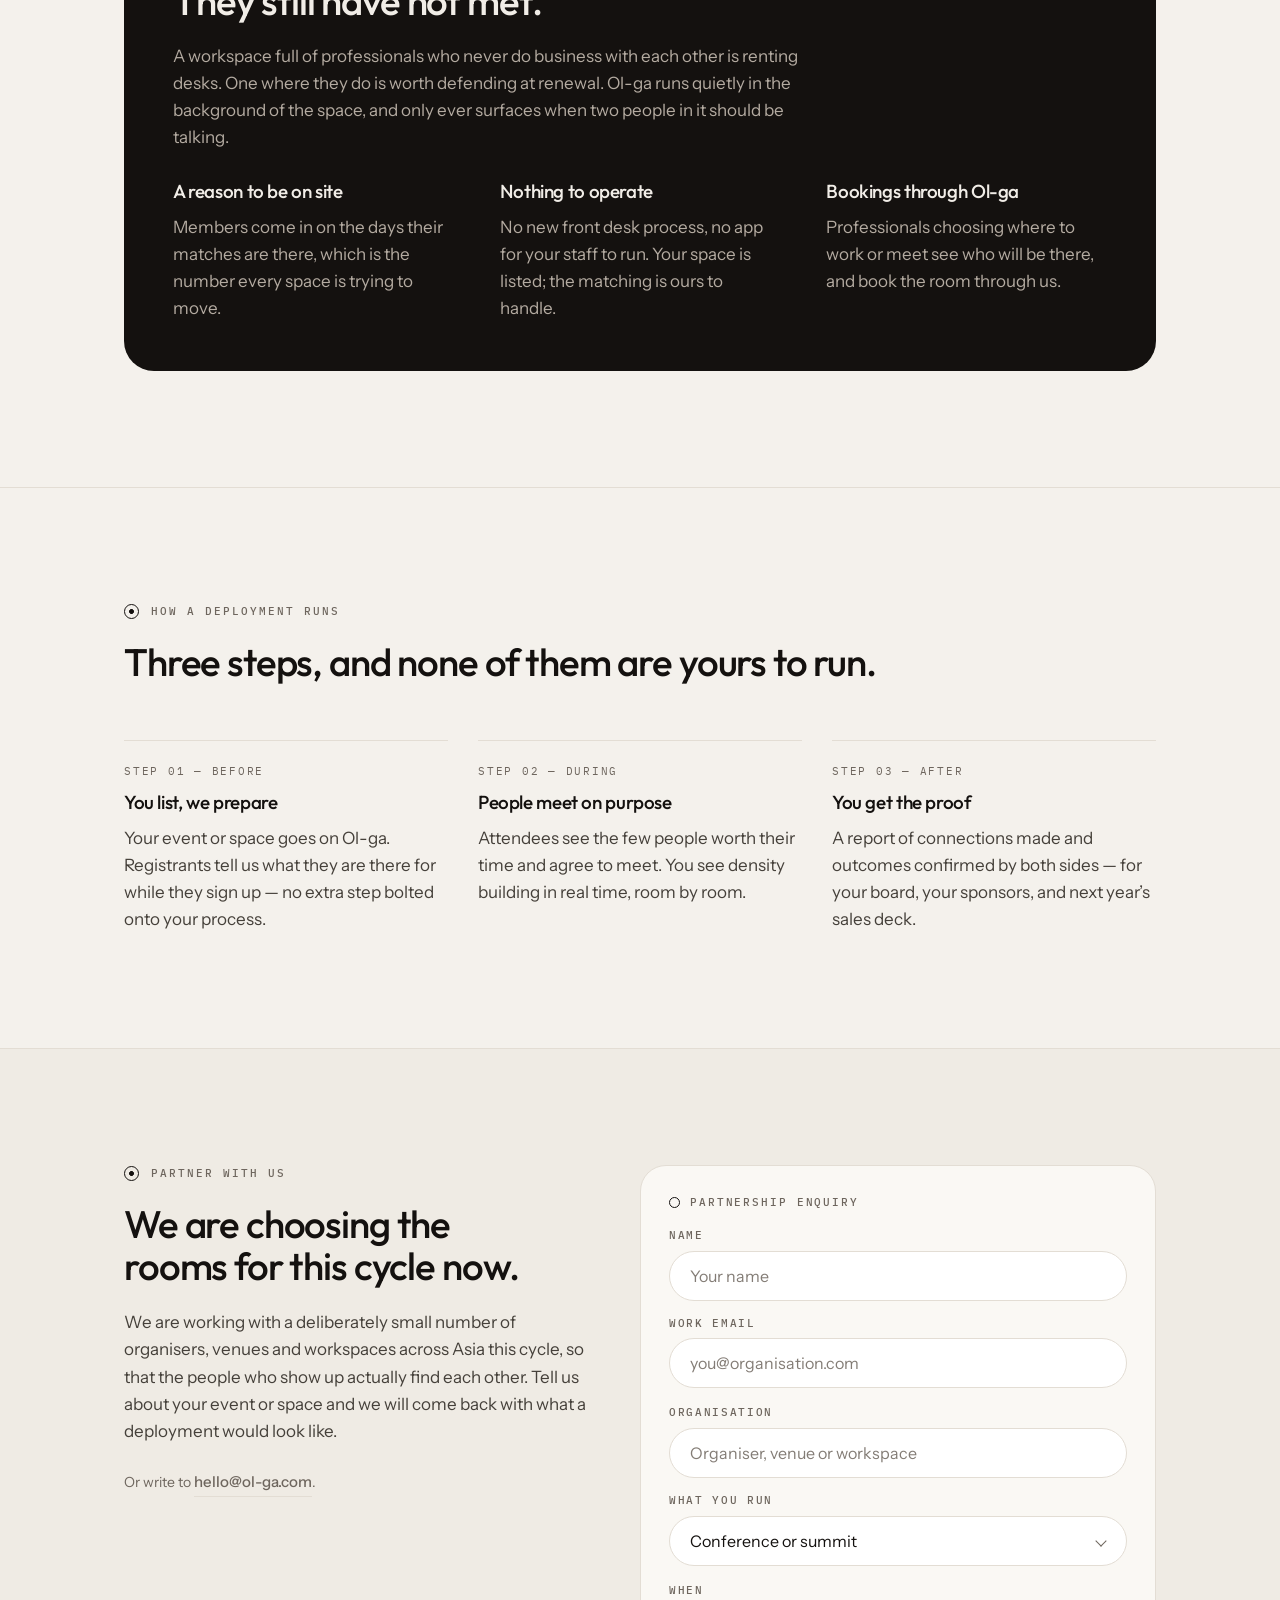
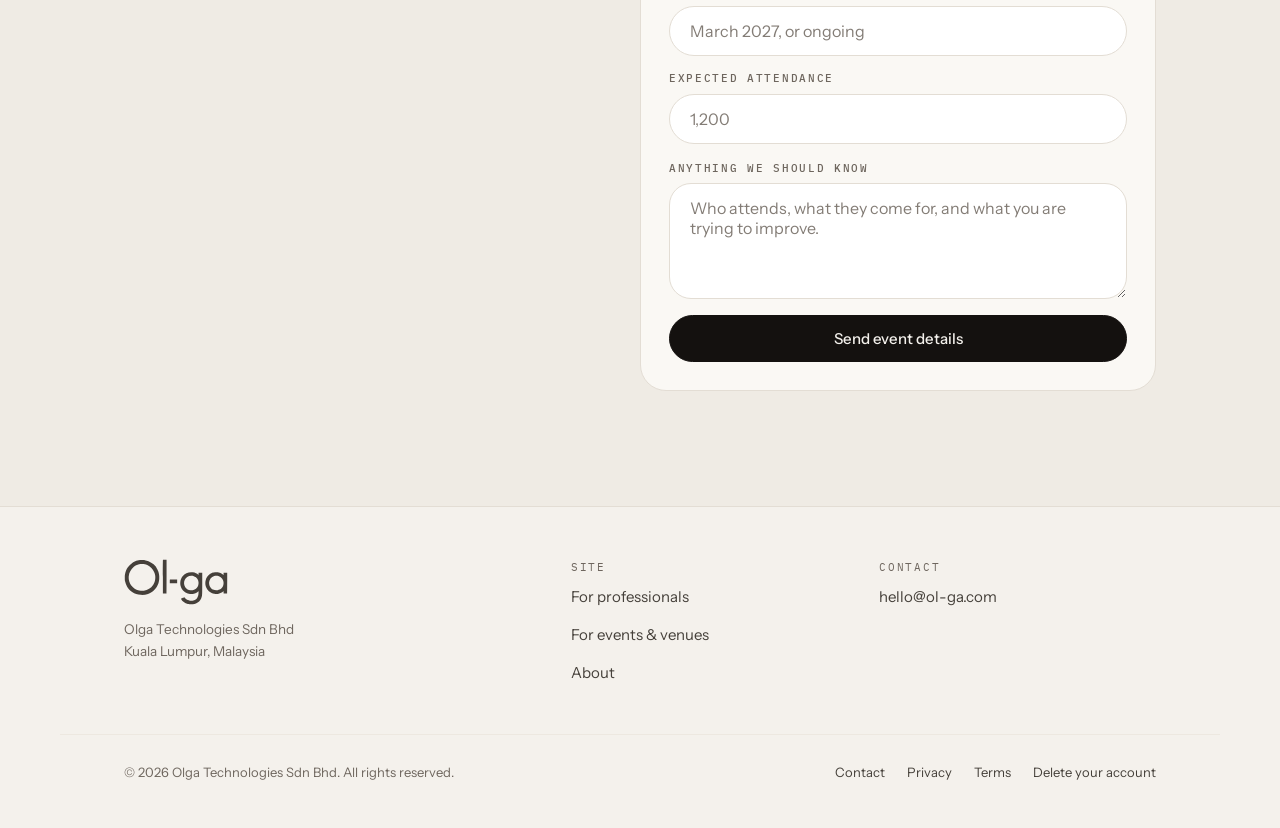
<file: events/index.html>
<!doctype html>
<html lang="en">
<head>
<meta charset="utf-8">
<meta name="viewport" content="width=device-width, initial-scale=1">
<title>Ol-ga for events &amp; venues — Attendees remember who they met</title>
<meta name="description" content="Ol-ga gives conference organisers, venues and workspaces matched attendee meetings and evidence of the outcomes — the thing sponsors and members are actually paying for.">
<link rel="canonical" href="https://www.ol-ga.com/events/">
<meta property="og:type" content="website">
<meta property="og:site_name" content="Ol-ga">
<meta property="og:title" content="Ol-ga for events &amp; venues">
<meta property="og:description" content="Attendees remember one thing: who they met. Ol-ga makes that measurable — and repeatable.">
<meta property="og:url" content="https://www.ol-ga.com/events/">
<meta property="og:image" content="https://www.ol-ga.com/assets/og.png">
<meta name="twitter:card" content="summary_large_image">
<meta name="theme-color" content="#14110F">
<link rel="icon" href="/assets/favicon.svg" type="image/svg+xml">
<link rel="preconnect" href="https://fonts.googleapis.com">
<link rel="preconnect" href="https://fonts.gstatic.com" crossorigin>
<link rel="stylesheet" href="https://fonts.googleapis.com/css2?family=Outfit:wght@300;400;500;600&family=Instrument+Sans:wght@400;500;600&family=IBM+Plex+Mono:wght@400;500&display=swap">
<link rel="stylesheet" href="/assets/site.css">
</head>
<body>
<a class="skip" href="#main">Skip to content</a>

<header class="masthead">
  <div class="wrap masthead-in">
    <a class="wordmark" href="/"><span>Ol-ga</span></a>
    <nav class="nav" aria-label="Primary">
      <a href="/professionals/">For professionals</a>
      <a href="/events/" aria-current="page">For events &amp; venues</a>
      <a href="/about/">About</a>
      <a class="btn btn-ghost btn-sm" href="#partner">Talk to us</a>
    </nav>
  </div>
</header>

<main id="main">

  <section class="hero">
    <svg class="ring-field" viewBox="0 0 200 200" fill="none" aria-hidden="true">
      <circle class="r" cx="100" cy="100" r="34" stroke="currentColor" stroke-opacity=".16"/>
      <circle class="r" cx="100" cy="100" r="58" stroke="currentColor" stroke-opacity=".13"/>
      <circle class="r" cx="100" cy="100" r="82" stroke="currentColor" stroke-opacity=".10"/>
      <circle class="r" cx="100" cy="100" r="99" stroke="currentColor" stroke-opacity=".08"/>
      <circle class="pt" cx="72" cy="118" r="3.4" fill="currentColor" fill-opacity=".45"/>
      <circle class="pt pt-far" cx="146" cy="86" r="3.4" fill="currentColor" fill-opacity=".45"/>
    </svg>
    <div class="wrap">
      <div class="hero-grid">
        <p class="eyebrow">For events &amp; venues</p>
        <h1>Attendees remember one thing: who they met.</h1>
        <p class="lede">Everything else on the programme is judged against it. Ol-ga turns the part you leave to chance &mdash; who ends up talking to whom &mdash; into something you run deliberately, and can prove afterwards.</p>
        <div class="actions">
          <a class="btn" href="#partner">Talk to us about your event</a>
          <a class="link" href="/professionals/">What your attendees get &rarr;</a>
        </div>
      </div>
    </div>
  </section>

  <section class="band band-quiet">
    <div class="wrap section">
      <div class="stack stack-lg">
        <div class="stack stack-md">
          <p class="eyebrow">For conference and summit organisers</p>
          <h2>Sell the outcome, not the floor plan.</h2>
        </div>
        <div class="cols cols-3">
          <div class="col">
            <h3>Attendees meet their counterpart</h3>
            <p class="body">Each delegate is matched to the few people at your event who need what they do, and vice versa. Introductions happen only when both sides accept.</p>
          </div>
          <div class="col">
            <h3>Sponsors get evidence</h3>
            <p class="body">Instead of a footfall estimate, a sponsor sees the meetings that took place and what came of them. That is what makes a renewal conversation short.</p>
          </div>
          <div class="col">
            <h3>Next year sells itself</h3>
            <p class="body">A delegate who left with two real conversations does not need persuading to come back. You keep the record that proves it.</p>
          </div>
        </div>
      </div>
    </div>
  </section>

  <section class="band">
    <div class="wrap section">
      <div class="ink-panel">
        <p class="live-tag"><span class="live-dot" aria-hidden="true"></span> Live at your event</p>
        <h2 style="max-width:20ch">Your members are already in the same building. They still have not met.</h2>
        <p class="body" style="max-width:60ch">A workspace full of professionals who never do business with each other is renting desks. One where they do is worth defending at renewal. Ol-ga runs quietly in the background of the space, and only ever surfaces when two people in it should be talking.</p>
        <div class="cols cols-3" style="margin-top:8px">
          <div class="col">
            <h3>A reason to be on site</h3>
            <p class="body">Members come in on the days their matches are there, which is the number every space is trying to move.</p>
          </div>
          <div class="col">
            <h3>Nothing to operate</h3>
            <p class="body">No new front desk process, no app for your staff to run. Your space is listed; the matching is ours to handle.</p>
          </div>
          <div class="col">
            <h3>Bookings through Ol-ga</h3>
            <p class="body">Professionals choosing where to work or meet see who will be there, and book the room through us.</p>
          </div>
        </div>
      </div>
    </div>
  </section>

  <section class="band">
    <div class="wrap section">
      <div class="stack stack-lg">
        <div class="stack stack-md">
          <p class="eyebrow">How a deployment runs</p>
          <h2>Three steps, and none of them are yours to run.</h2>
        </div>
        <div class="steps">
          <div class="step">
            <span class="n">Step 01 &mdash; before</span>
            <h3>You list, we prepare</h3>
            <p class="body">Your event or space goes on Ol-ga. Registrants tell us what they are there for while they sign up &mdash; no extra step bolted onto your process.</p>
          </div>
          <div class="step">
            <span class="n">Step 02 &mdash; during</span>
            <h3>People meet on purpose</h3>
            <p class="body">Attendees see the few people worth their time and agree to meet. You see density building in real time, room by room.</p>
          </div>
          <div class="step">
            <span class="n">Step 03 &mdash; after</span>
            <h3>You get the proof</h3>
            <p class="body">A report of connections made and outcomes confirmed by both sides &mdash; for your board, your sponsors, and next year&rsquo;s sales deck.</p>
          </div>
        </div>
      </div>
    </div>
  </section>

  <section class="band band-quiet" id="partner">
    <div class="wrap section">
      <div class="cols cols-2">
        <div class="stack stack-md">
          <p class="eyebrow">Partner with us</p>
          <h2>We are choosing the rooms for this cycle now.</h2>
          <p class="body">We are working with a deliberately small number of organisers, venues and workspaces across Asia this cycle, so that the people who show up actually find each other. Tell us about your event or space and we will come back with what a deployment would look like.</p>
          <p class="small">Or write to <a class="link" href="mailto:hello@ol-ga.com">hello@ol-ga.com</a>.</p>
        </div>
        <form class="form card" data-olga-form data-subject="Ol-ga partnership enquiry — event or venue" data-success="Thank you. We will come back to you with what a deployment would look like." id="partner-form">
          <p class="card-label">Partnership enquiry</p>
          <div class="form-row form-row-2">
            <div class="field">
              <label for="e-name">Name</label>
              <input id="e-name" name="name" type="text" required autocomplete="name" placeholder="Your name">
            </div>
            <div class="field">
              <label for="e-email">Work email</label>
              <input id="e-email" name="email" type="email" required autocomplete="email" placeholder="you@organisation.com">
            </div>
          </div>
          <div class="form-row form-row-2">
            <div class="field">
              <label for="e-org">Organisation</label>
              <input id="e-org" name="organisation" type="text" required autocomplete="organization" placeholder="Organiser, venue or workspace">
            </div>
            <div class="field is-select">
              <label for="e-type">What you run</label>
              <select id="e-type" name="type">
                <option>Conference or summit</option>
                <option>Trade show or exhibition</option>
                <option>Co-working space</option>
                <option>Hotel or venue</option>
                <option>Corporate event programme</option>
                <option>Something else</option>
              </select>
            </div>
          </div>
          <div class="form-row form-row-2">
            <div class="field">
              <label for="e-when">When</label>
              <input id="e-when" name="when" type="text" placeholder="March 2027, or ongoing">
            </div>
            <div class="field">
              <label for="e-size">Expected attendance</label>
              <input id="e-size" name="size" type="text" inputmode="numeric" placeholder="1,200">
            </div>
          </div>
          <div class="field">
            <label for="e-message">Anything we should know</label>
            <textarea id="e-message" name="message" placeholder="Who attends, what they come for, and what you are trying to improve."></textarea>
          </div>
          <button class="btn" type="submit">Send event details</button>
          <p class="form-status" role="status" aria-live="polite" hidden></p>
        </form>
      </div>
    </div>
  </section>

</main>

<footer class="footer">
  <div class="wrap footer-in">
    <div class="stack stack-sm">
      <a class="wordmark" href="/"><span>Ol-ga</span></a>
      <p class="legal">Olga Technologies Sdn Bhd<br>Kuala Lumpur, Malaysia</p>
    </div>
    <div class="links">
      <span class="label">Site</span>
      <a href="/professionals/">For professionals</a>
      <a href="/events/">For events &amp; venues</a>
      <a href="/about/">About</a>
    </div>
    <div class="links">
      <span class="label">Contact</span>
      <a href="mailto:hello@ol-ga.com">hello@ol-ga.com</a>
    </div>
  </div>
  <div class="wrap footer-base">
    <p>&copy; <span data-year>2026</span> Olga Technologies Sdn Bhd. All rights reserved.</p>
    <nav class="legal-links" aria-label="Legal and account">
      <a href="mailto:hello@ol-ga.com">Contact</a>
      <a href="/privacy/">Privacy</a>
      <a href="/terms/">Terms</a>
      <a href="/delete/">Delete your account</a>
    </nav>
  </div>
</footer>

<script src="/assets/site.js"></script>
</body>
</html>
</file>
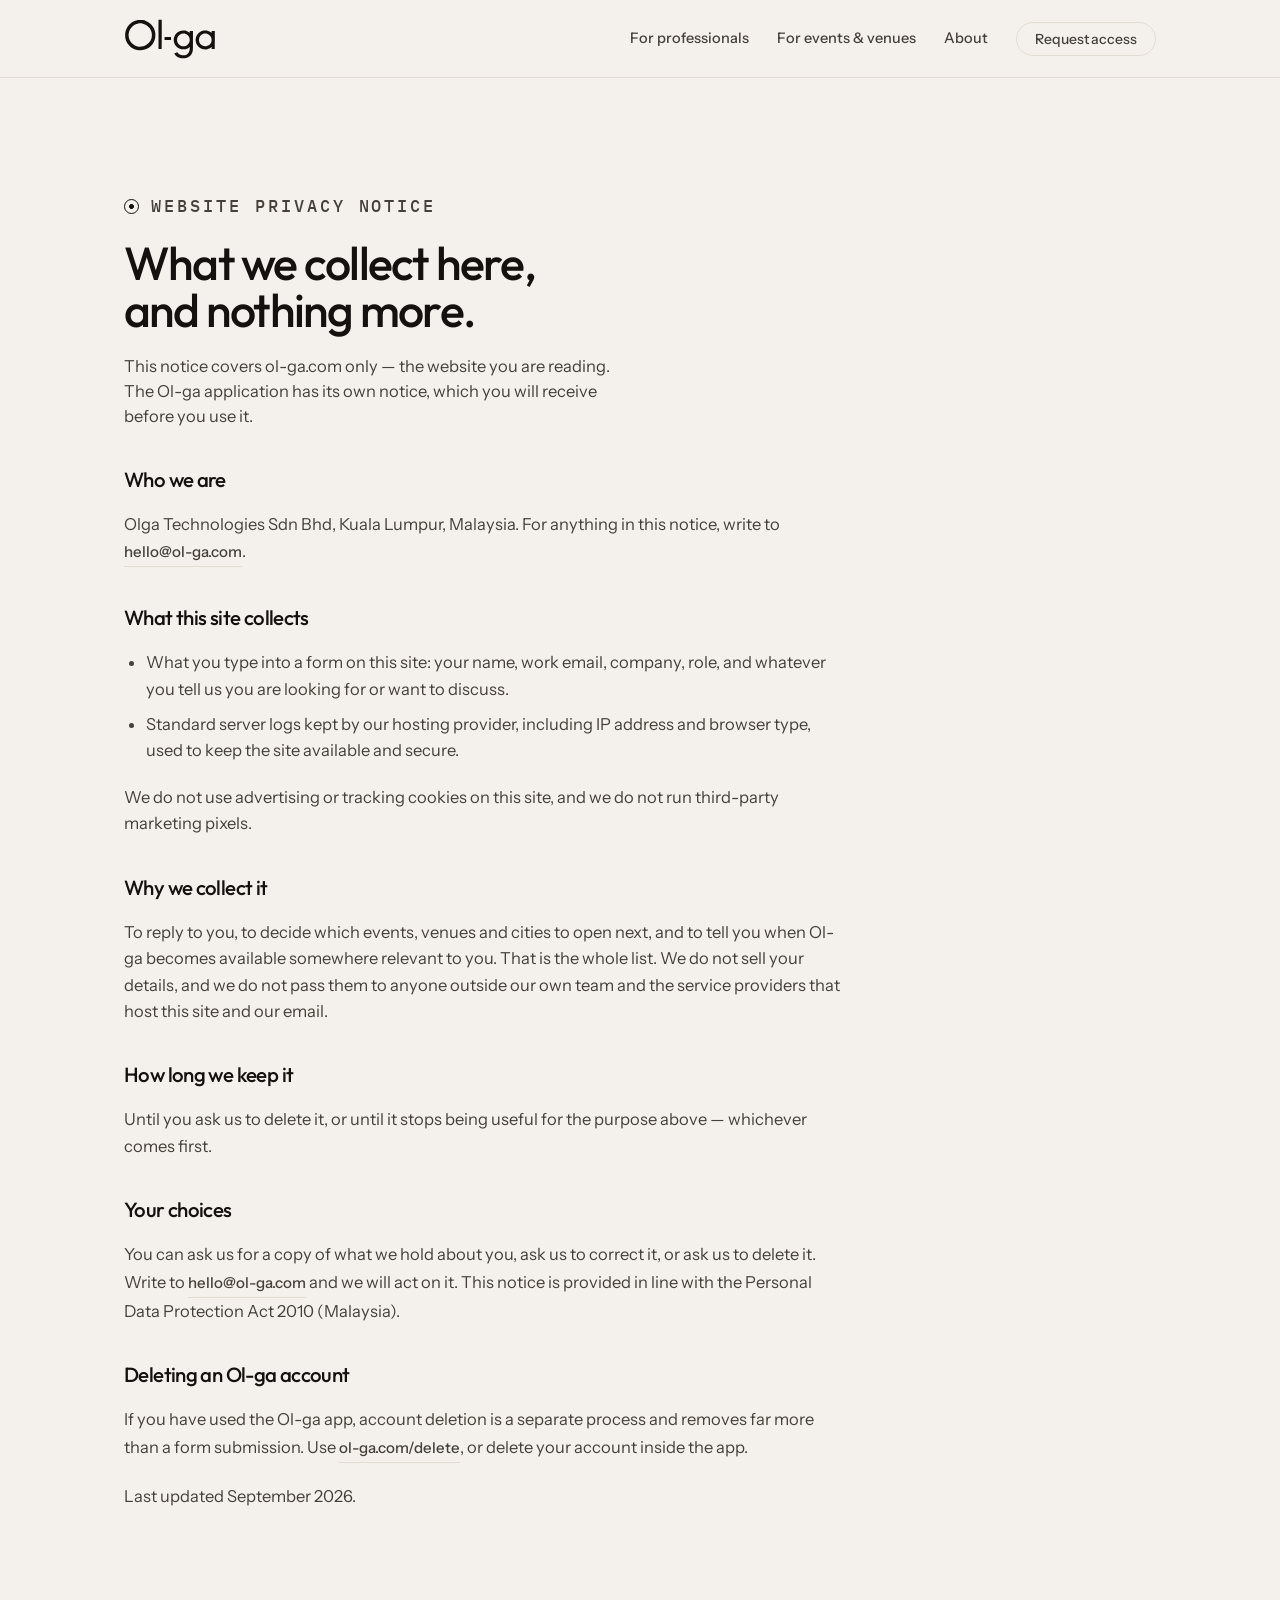
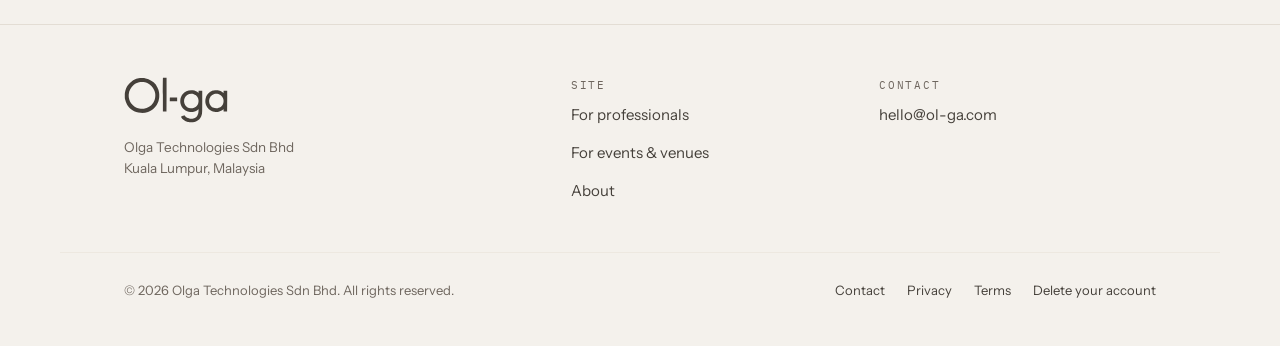
<file: privacy/index.html>
<!doctype html>
<html lang="en">
<head>
<meta charset="utf-8">
<meta name="viewport" content="width=device-width, initial-scale=1">
<title>Ol-ga privacy notice</title>
<meta name="description" content="What Ol-ga collects through this website, why, how long it is kept, and how to have it removed.">
<link rel="canonical" href="https://www.ol-ga.com/privacy/">
<meta name="theme-color" content="#14110F">
<link rel="icon" href="/assets/favicon.svg" type="image/svg+xml">
<link rel="preconnect" href="https://fonts.googleapis.com">
<link rel="preconnect" href="https://fonts.gstatic.com" crossorigin>
<link rel="stylesheet" href="https://fonts.googleapis.com/css2?family=Outfit:wght@300;400;500;600&family=Instrument+Sans:wght@400;500;600&family=IBM+Plex+Mono:wght@400;500&display=swap">
<link rel="stylesheet" href="/assets/site.css">
</head>
<body>
<a class="skip" href="#main">Skip to content</a>

<header class="masthead">
  <div class="wrap masthead-in">
    <a class="wordmark" href="/"><span>Ol-ga</span></a>
    <nav class="nav" aria-label="Primary">
      <a href="/professionals/">For professionals</a>
      <a href="/events/">For events &amp; venues</a>
      <a href="/about/">About</a>
      <a class="btn btn-ghost btn-sm" href="/#access">Request access</a>
    </nav>
  </div>
</header>

<main id="main">
  <section class="wrap section">
    <div class="prose">
      <p class="eyebrow">Website privacy notice</p>
      <h1 style="font-size:clamp(1.9rem,4vw,2.9rem);max-width:20ch">What we collect here, and nothing more.</h1>
      <p class="lede">This notice covers ol-ga.com only &mdash; the website you are reading. The Ol-ga application has its own notice, which you will receive before you use it.</p>

      <h2>Who we are</h2>
      <p>Olga Technologies Sdn Bhd, Kuala Lumpur, Malaysia. For anything in this notice, write to <a class="link" href="mailto:hello@ol-ga.com">hello@ol-ga.com</a>.</p>

      <h2>What this site collects</h2>
      <ul>
        <li>What you type into a form on this site: your name, work email, company, role, and whatever you tell us you are looking for or want to discuss.</li>
        <li>Standard server logs kept by our hosting provider, including IP address and browser type, used to keep the site available and secure.</li>
      </ul>
      <p>We do not use advertising or tracking cookies on this site, and we do not run third-party marketing pixels.</p>

      <h2>Why we collect it</h2>
      <p>To reply to you, to decide which events, venues and cities to open next, and to tell you when Ol-ga becomes available somewhere relevant to you. That is the whole list. We do not sell your details, and we do not pass them to anyone outside our own team and the service providers that host this site and our email.</p>

      <h2>How long we keep it</h2>
      <p>Until you ask us to delete it, or until it stops being useful for the purpose above &mdash; whichever comes first.</p>

      <h2>Your choices</h2>
      <p>You can ask us for a copy of what we hold about you, ask us to correct it, or ask us to delete it. Write to <a class="link" href="mailto:hello@ol-ga.com">hello@ol-ga.com</a> and we will act on it. This notice is provided in line with the Personal Data Protection Act 2010 (Malaysia).</p>

      <h2>Deleting an Ol-ga account</h2>
      <p>If you have used the Ol-ga app, account deletion is a separate process and removes far more than a form submission. Use <a class="link" href="/delete/">ol-ga.com/delete</a>, or delete your account inside the app.</p>

      <p class="small">Last updated September 2026.</p>
    </div>
  </section>
</main>

<footer class="footer">
  <div class="wrap footer-in">
    <div class="stack stack-sm">
      <a class="wordmark" href="/"><span>Ol-ga</span></a>
      <p class="legal">Olga Technologies Sdn Bhd<br>Kuala Lumpur, Malaysia</p>
    </div>
    <div class="links">
      <span class="label">Site</span>
      <a href="/professionals/">For professionals</a>
      <a href="/events/">For events &amp; venues</a>
      <a href="/about/">About</a>
    </div>
    <div class="links">
      <span class="label">Contact</span>
      <a href="mailto:hello@ol-ga.com">hello@ol-ga.com</a>
    </div>
  </div>
  <div class="wrap footer-base">
    <p>&copy; <span data-year>2026</span> Olga Technologies Sdn Bhd. All rights reserved.</p>
    <nav class="legal-links" aria-label="Legal and account">
      <a href="mailto:hello@ol-ga.com">Contact</a>
      <a href="/privacy/">Privacy</a>
      <a href="/terms/">Terms</a>
      <a href="/delete/">Delete your account</a>
    </nav>
  </div>
</footer>

<script src="/assets/site.js"></script>
</body>
</html>
</file>
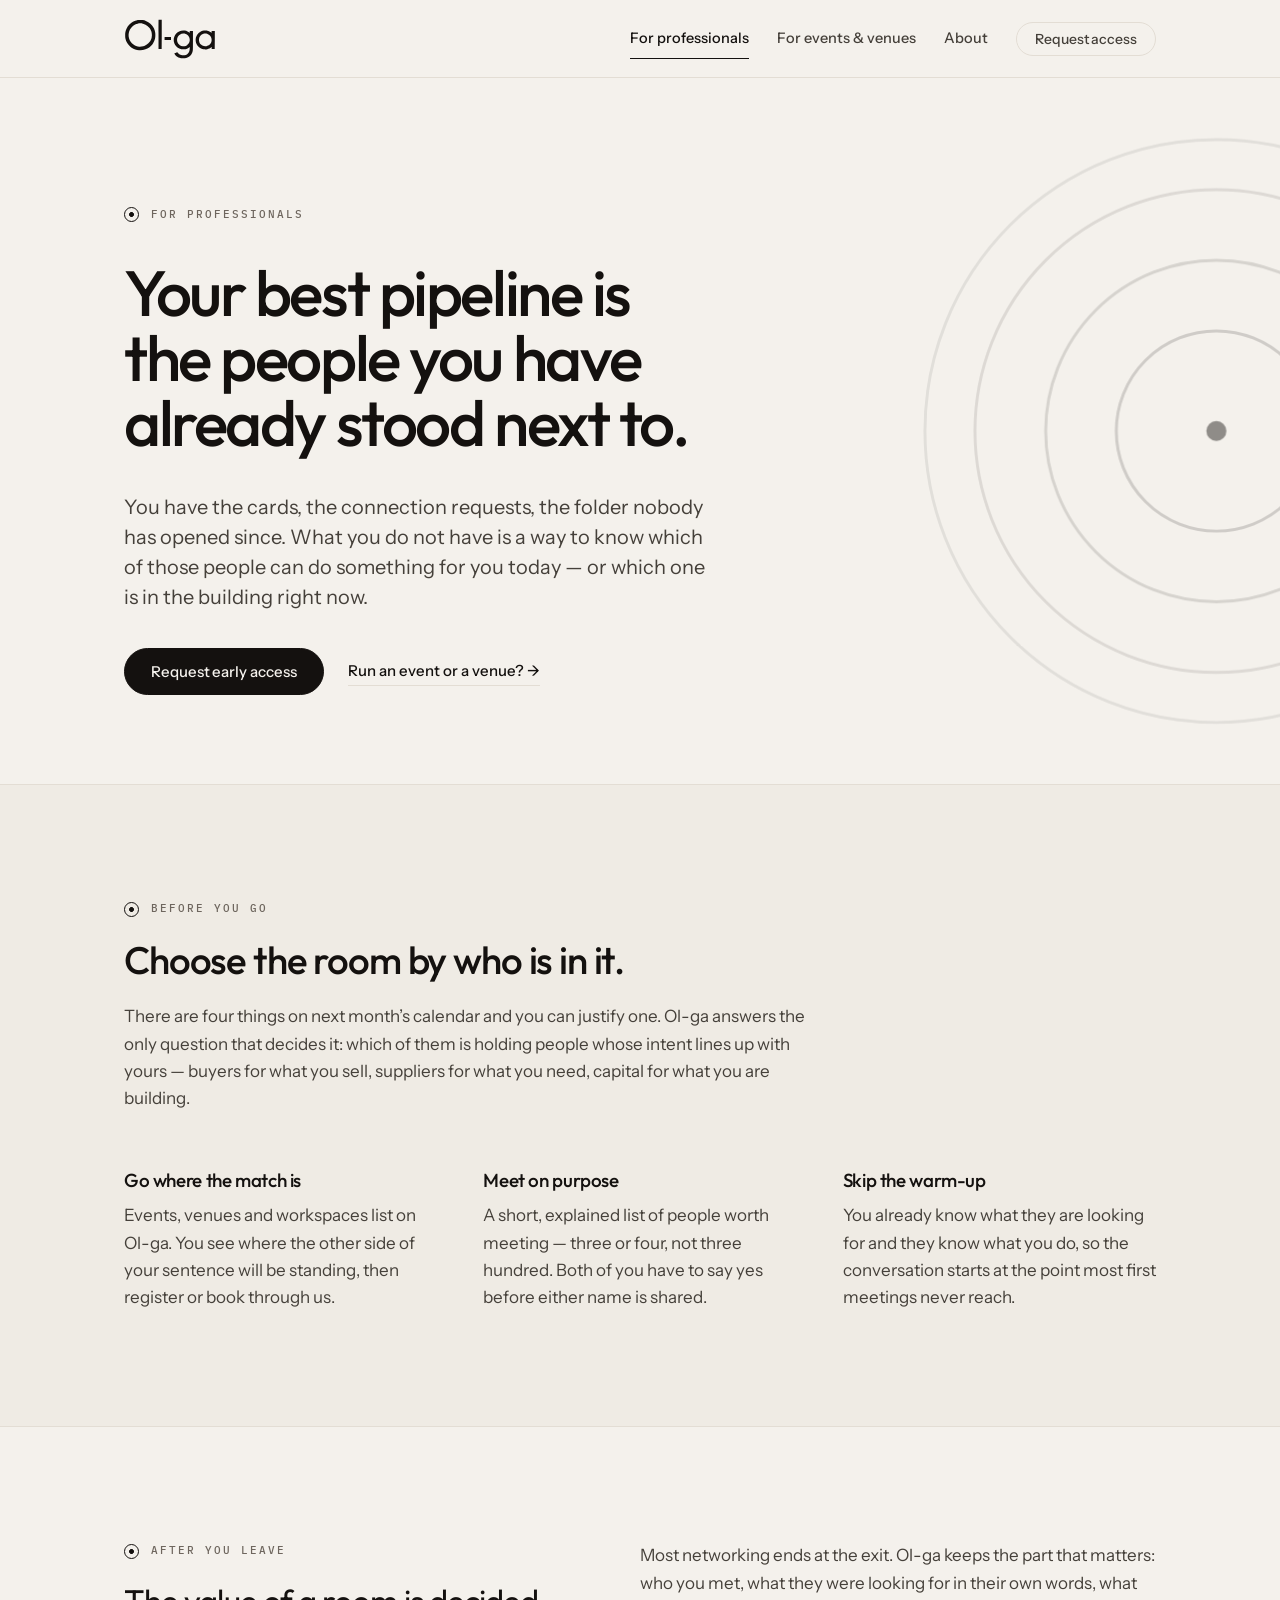
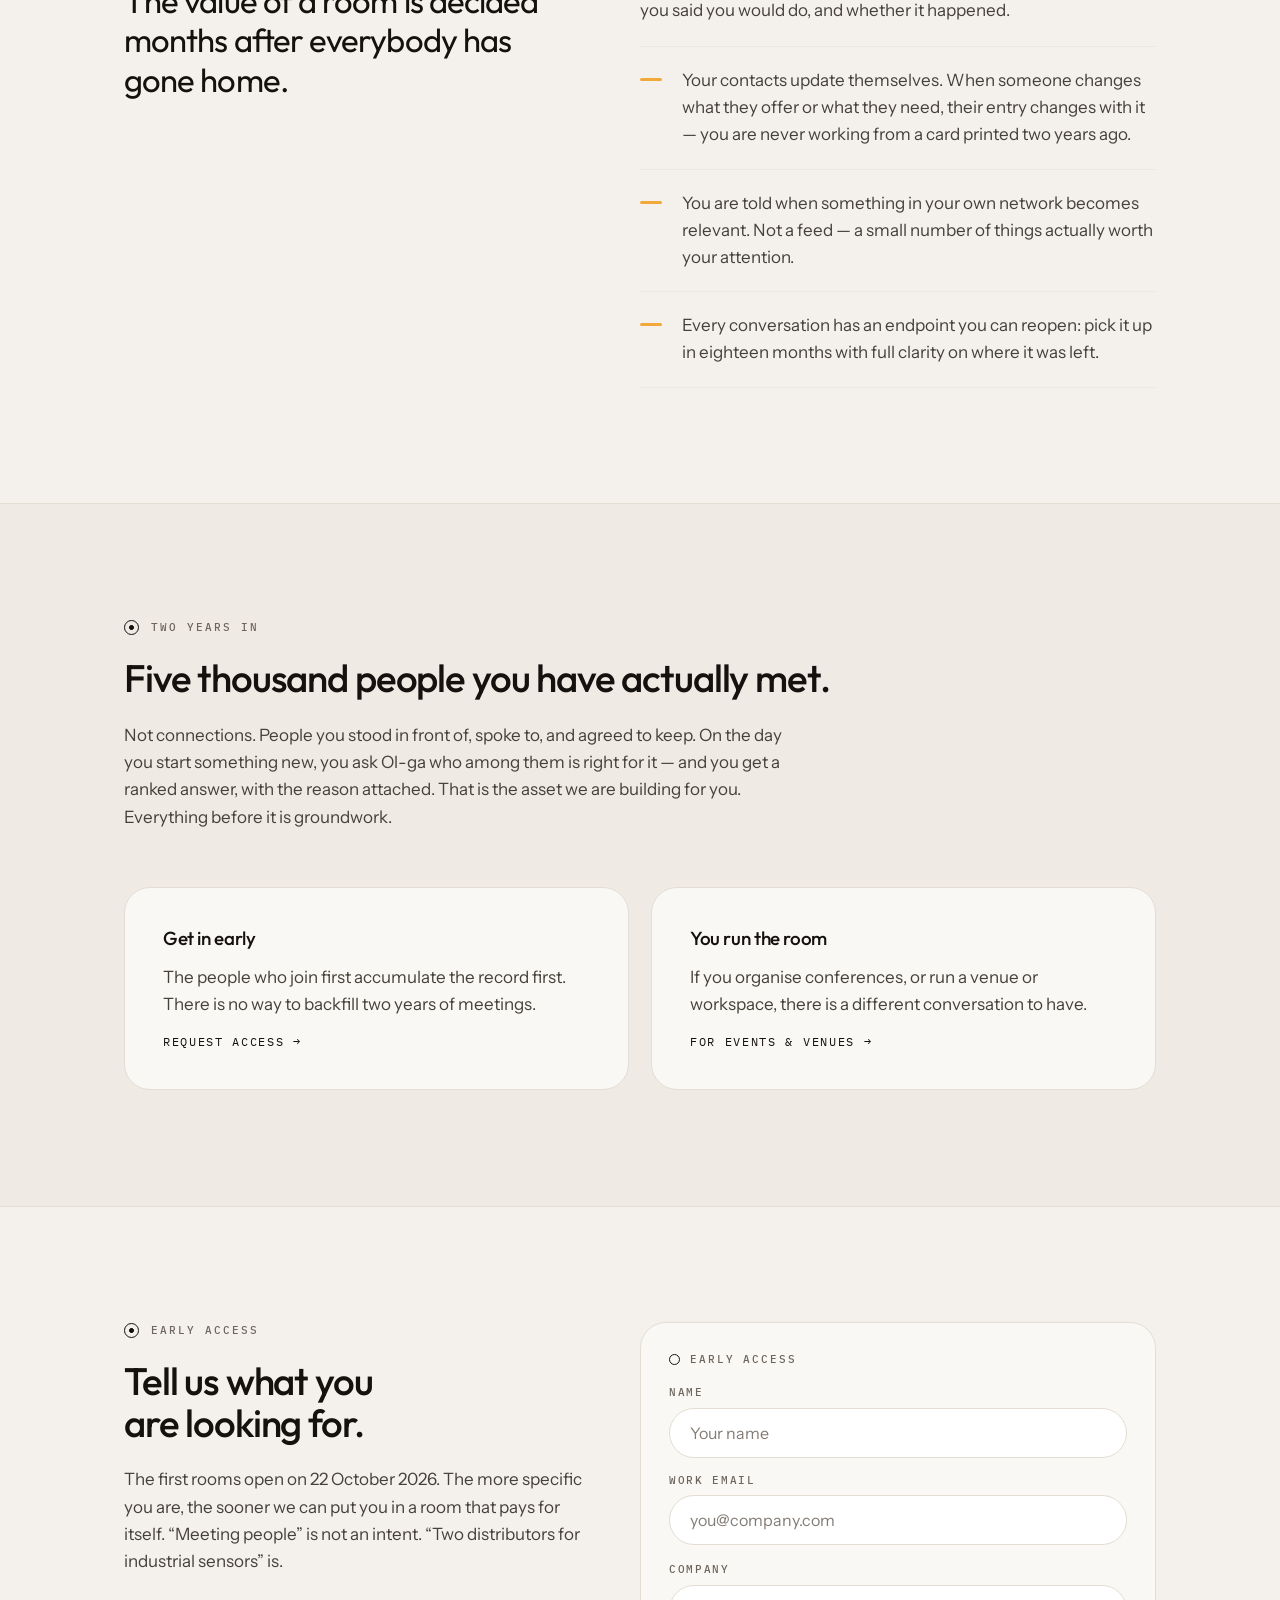
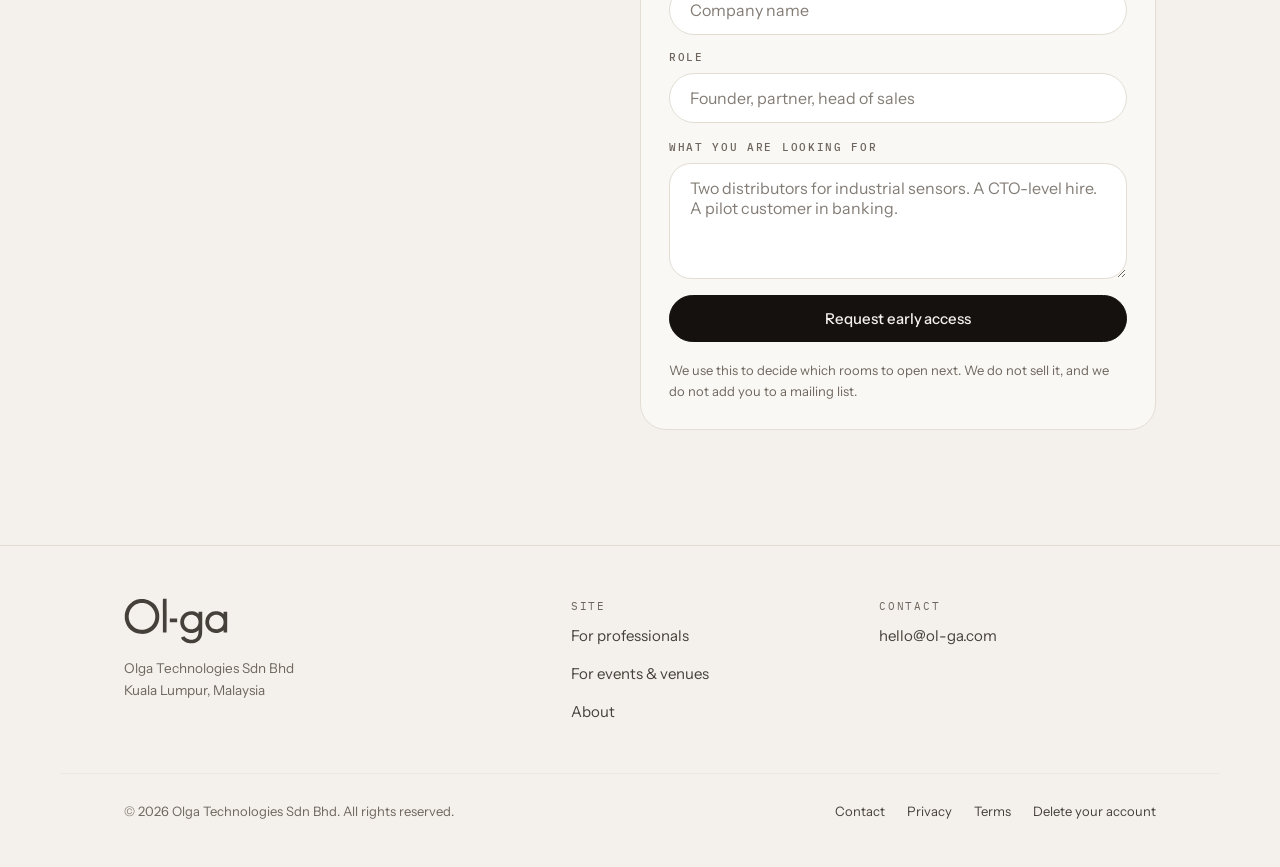
<file: professionals/index.html>
<!doctype html>
<html lang="en">
<head>
<meta charset="utf-8">
<meta name="viewport" content="width=device-width, initial-scale=1">
<title>Ol-ga for professionals — Meet the people worth your time</title>
<meta name="description" content="Ol-ga shows professionals which room holds the people whose intent matches theirs, keeps a record of who they met and what those people wanted, and keeps it current.">
<link rel="canonical" href="https://www.ol-ga.com/professionals/">
<meta property="og:type" content="website">
<meta property="og:site_name" content="Ol-ga">
<meta property="og:title" content="Ol-ga for professionals">
<meta property="og:description" content="Walk in knowing who is worth your time. Walk out with a record that is still working for you a year later.">
<meta property="og:url" content="https://www.ol-ga.com/professionals/">
<meta property="og:image" content="https://www.ol-ga.com/assets/og.png">
<meta name="twitter:card" content="summary_large_image">
<meta name="theme-color" content="#14110F">
<link rel="icon" href="/assets/favicon.svg" type="image/svg+xml">
<link rel="preconnect" href="https://fonts.googleapis.com">
<link rel="preconnect" href="https://fonts.gstatic.com" crossorigin>
<link rel="stylesheet" href="https://fonts.googleapis.com/css2?family=Outfit:wght@300;400;500;600&family=Instrument+Sans:wght@400;500;600&family=IBM+Plex+Mono:wght@400;500&display=swap">
<link rel="stylesheet" href="/assets/site.css">
</head>
<body>
<a class="skip" href="#main">Skip to content</a>

<header class="masthead">
  <div class="wrap masthead-in">
    <a class="wordmark" href="/"><span>Ol-ga</span></a>
    <nav class="nav" aria-label="Primary">
      <a href="/professionals/" aria-current="page">For professionals</a>
      <a href="/events/">For events &amp; venues</a>
      <a href="/about/">About</a>
      <a class="btn btn-ghost btn-sm" href="#access">Request access</a>
    </nav>
  </div>
</header>

<main id="main">

  <section class="hero">
    <svg class="ring-field" viewBox="0 0 200 200" fill="none" aria-hidden="true">
      <circle class="r" cx="100" cy="100" r="34" stroke="currentColor" stroke-opacity=".16"/>
      <circle class="r" cx="100" cy="100" r="58" stroke="currentColor" stroke-opacity=".13"/>
      <circle class="r" cx="100" cy="100" r="82" stroke="currentColor" stroke-opacity=".10"/>
      <circle class="r" cx="100" cy="100" r="99" stroke="currentColor" stroke-opacity=".08"/>
      <circle class="pt" cx="100" cy="100" r="3.4" fill="currentColor" fill-opacity=".45"/>
      <circle class="pt pt-far" cx="139" cy="132" r="3.4" fill="currentColor" fill-opacity=".45"/>
    </svg>
    <div class="wrap">
      <div class="hero-grid">
        <p class="eyebrow">For professionals</p>
        <h1>Your best pipeline is the people you have already stood next to.</h1>
        <p class="lede">You have the cards, the connection requests, the folder nobody has opened since. What you do not have is a way to know which of those people can do something for you today &mdash; or which one is in the building right now.</p>
        <div class="actions">
          <a class="btn" href="#access">Request early access</a>
          <a class="link" href="/events/">Run an event or a venue? &rarr;</a>
        </div>
      </div>
    </div>
  </section>

  <section class="band band-quiet">
    <div class="wrap section">
      <div class="stack stack-lg">
        <div class="stack stack-md">
          <p class="eyebrow">Before you go</p>
          <h2>Choose the room by who is in it.</h2>
          <p class="body">There are four things on next month&rsquo;s calendar and you can justify one. Ol-ga answers the only question that decides it: which of them is holding people whose intent lines up with yours &mdash; buyers for what you sell, suppliers for what you need, capital for what you are building.</p>
        </div>
        <div class="cols cols-3">
          <div class="col">
            <h3>Go where the match is</h3>
            <p class="body">Events, venues and workspaces list on Ol-ga. You see where the other side of your sentence will be standing, then register or book through us.</p>
          </div>
          <div class="col">
            <h3>Meet on purpose</h3>
            <p class="body">A short, explained list of people worth meeting &mdash; three or four, not three hundred. Both of you have to say yes before either name is shared.</p>
          </div>
          <div class="col">
            <h3>Skip the warm-up</h3>
            <p class="body">You already know what they are looking for and they know what you do, so the conversation starts at the point most first meetings never reach.</p>
          </div>
        </div>
      </div>
    </div>
  </section>

  <section class="band">
    <div class="wrap section">
      <div class="cols cols-2">
        <div class="stack stack-md">
          <p class="eyebrow">After you leave</p>
          <p class="pull">The value of a room is decided months after everybody has gone home.</p>
        </div>
        <div class="stack stack-md">
          <p class="body">Most networking ends at the exit. Ol-ga keeps the part that matters: who you met, what they were looking for in their own words, what you said you would do, and whether it happened.</p>
          <ul class="outcomes">
            <li>Your contacts update themselves. When someone changes what they offer or what they need, their entry changes with it &mdash; you are never working from a card printed two years ago.</li>
            <li>You are told when something in your own network becomes relevant. Not a feed &mdash; a small number of things actually worth your attention.</li>
            <li>Every conversation has an endpoint you can reopen: pick it up in eighteen months with full clarity on where it was left.</li>
          </ul>
        </div>
      </div>
    </div>
  </section>

  <section class="band band-quiet">
    <div class="wrap section">
      <div class="stack stack-lg">
        <div class="stack stack-md">
          <p class="eyebrow">Two years in</p>
          <h2>Five thousand people you have actually met.</h2>
          <p class="body">Not connections. People you stood in front of, spoke to, and agreed to keep. On the day you start something new, you ask Ol-ga who among them is right for it &mdash; and you get a ranked answer, with the reason attached. That is the asset we are building for you. Everything before it is groundwork.</p>
        </div>
        <div class="paths">
          <a class="path" href="#access">
            <h3>Get in early</h3>
            <p class="body">The people who join first accumulate the record first. There is no way to backfill two years of meetings.</p>
            <span class="arrow">Request access &rarr;</span>
          </a>
          <a class="path" href="/events/">
            <h3>You run the room</h3>
            <p class="body">If you organise conferences, or run a venue or workspace, there is a different conversation to have.</p>
            <span class="arrow">For events &amp; venues &rarr;</span>
          </a>
        </div>
      </div>
    </div>
  </section>

  <section class="band" id="access">
    <div class="wrap section">
      <div class="cols cols-2">
        <div class="stack stack-md">
          <p class="eyebrow">Early access</p>
          <h2>Tell us what you are looking for.</h2>
          <p class="body">The first rooms open on 22 October 2026. The more specific you are, the sooner we can put you in a room that pays for itself. &ldquo;Meeting people&rdquo; is not an intent. &ldquo;Two distributors for industrial sensors&rdquo; is.</p>
        </div>
        <form class="form card" data-olga-form data-subject="Ol-ga early access — professional" data-success="You are on the list. We will be in touch before access opens near you." id="pro-form">
          <p class="card-label">Early access</p>
          <div class="form-row form-row-2">
            <div class="field">
              <label for="p-name">Name</label>
              <input id="p-name" name="name" type="text" required autocomplete="name" placeholder="Your name">
            </div>
            <div class="field">
              <label for="p-email">Work email</label>
              <input id="p-email" name="email" type="email" required autocomplete="email" placeholder="you@company.com">
            </div>
          </div>
          <div class="form-row form-row-2">
            <div class="field">
              <label for="p-company">Company</label>
              <input id="p-company" name="company" type="text" autocomplete="organization" placeholder="Company name">
            </div>
            <div class="field">
              <label for="p-role">Role</label>
              <input id="p-role" name="role" type="text" autocomplete="organization-title" placeholder="Founder, partner, head of sales">
            </div>
          </div>
          <div class="field">
            <label for="p-intent">What you are looking for</label>
            <textarea id="p-intent" name="intent" placeholder="Two distributors for industrial sensors. A CTO-level hire. A pilot customer in banking."></textarea>
          </div>
          <button class="btn" type="submit">Request early access</button>
          <p class="form-status" role="status" aria-live="polite" hidden></p>
          <p class="form-note">We use this to decide which rooms to open next. We do not sell it, and we do not add you to a mailing list.</p>
        </form>
      </div>
    </div>
  </section>

</main>

<footer class="footer">
  <div class="wrap footer-in">
    <div class="stack stack-sm">
      <a class="wordmark" href="/"><span>Ol-ga</span></a>
      <p class="legal">Olga Technologies Sdn Bhd<br>Kuala Lumpur, Malaysia</p>
    </div>
    <div class="links">
      <span class="label">Site</span>
      <a href="/professionals/">For professionals</a>
      <a href="/events/">For events &amp; venues</a>
      <a href="/about/">About</a>
    </div>
    <div class="links">
      <span class="label">Contact</span>
      <a href="mailto:hello@ol-ga.com">hello@ol-ga.com</a>
    </div>
  </div>
  <div class="wrap footer-base">
    <p>&copy; <span data-year>2026</span> Olga Technologies Sdn Bhd. All rights reserved.</p>
    <nav class="legal-links" aria-label="Legal and account">
      <a href="mailto:hello@ol-ga.com">Contact</a>
      <a href="/privacy/">Privacy</a>
      <a href="/terms/">Terms</a>
      <a href="/delete/">Delete your account</a>
    </nav>
  </div>
</footer>

<script src="/assets/site.js"></script>
</body>
</html>
</file>
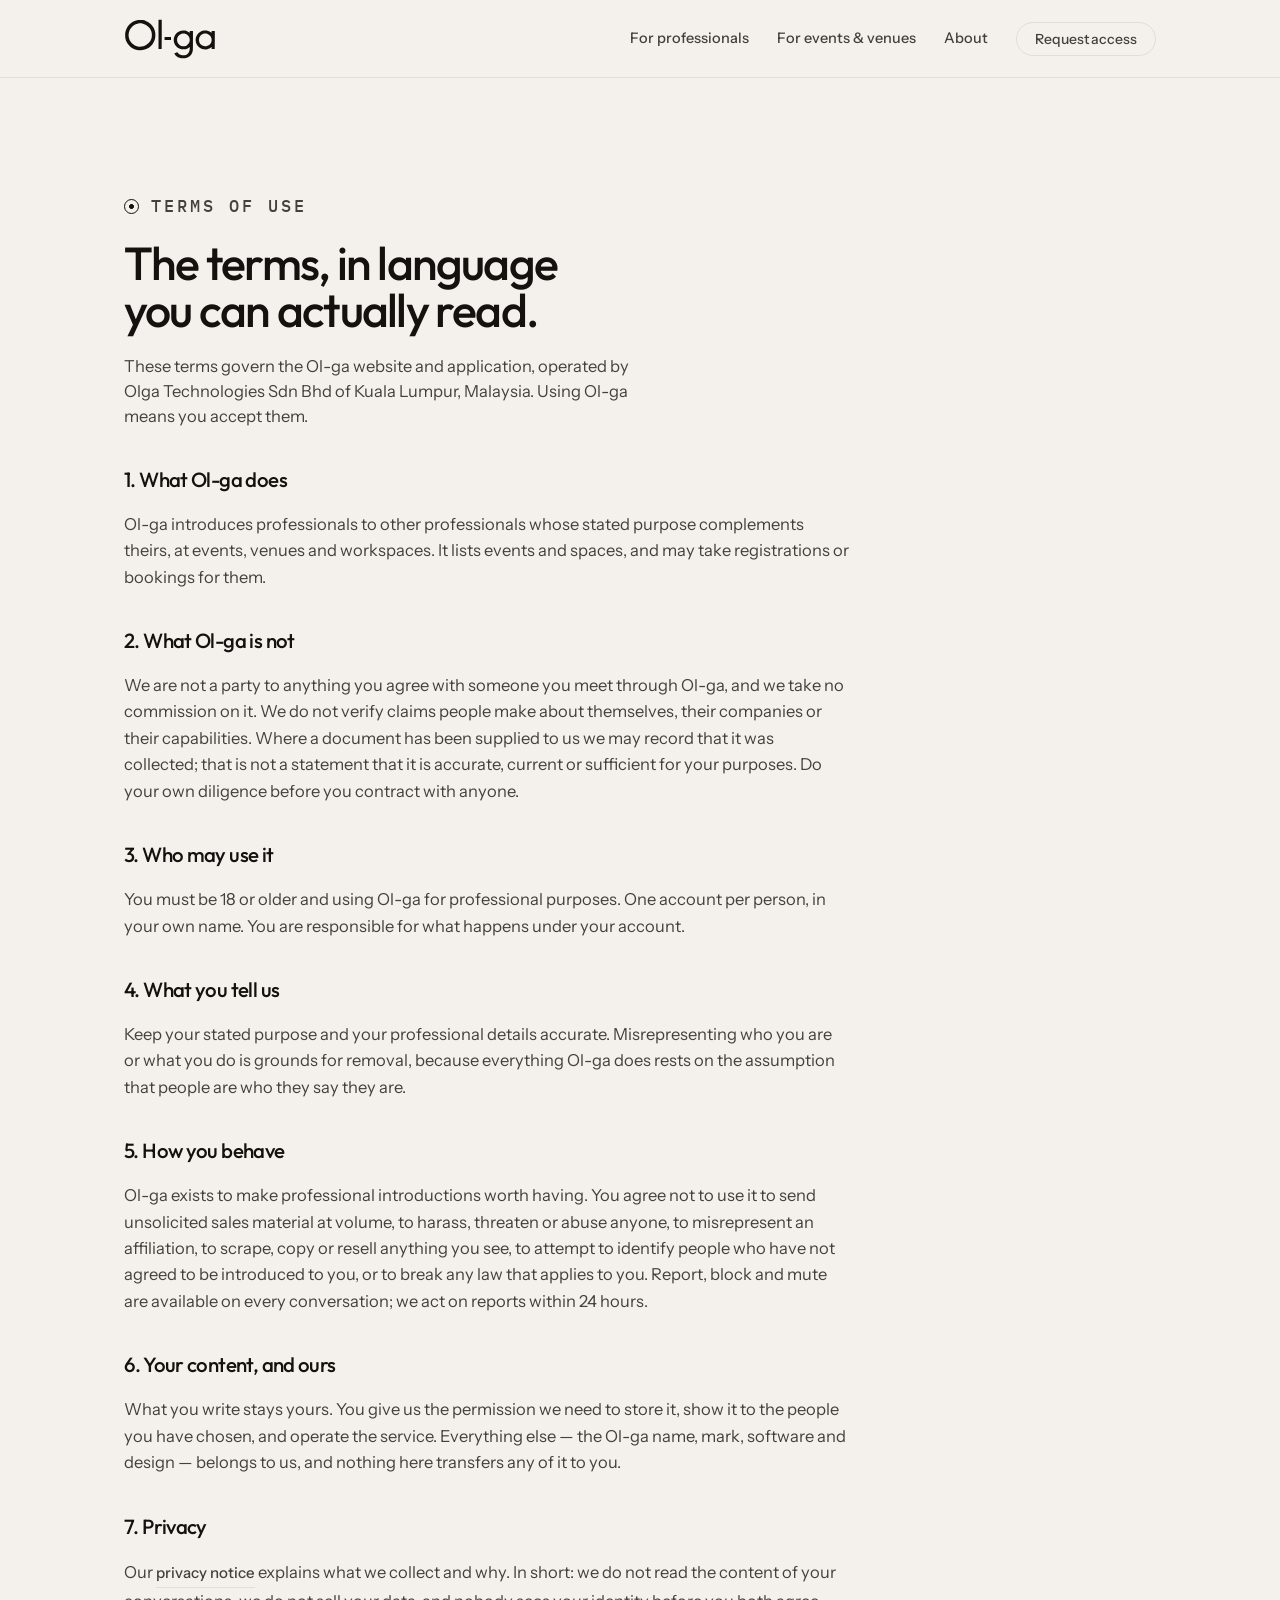
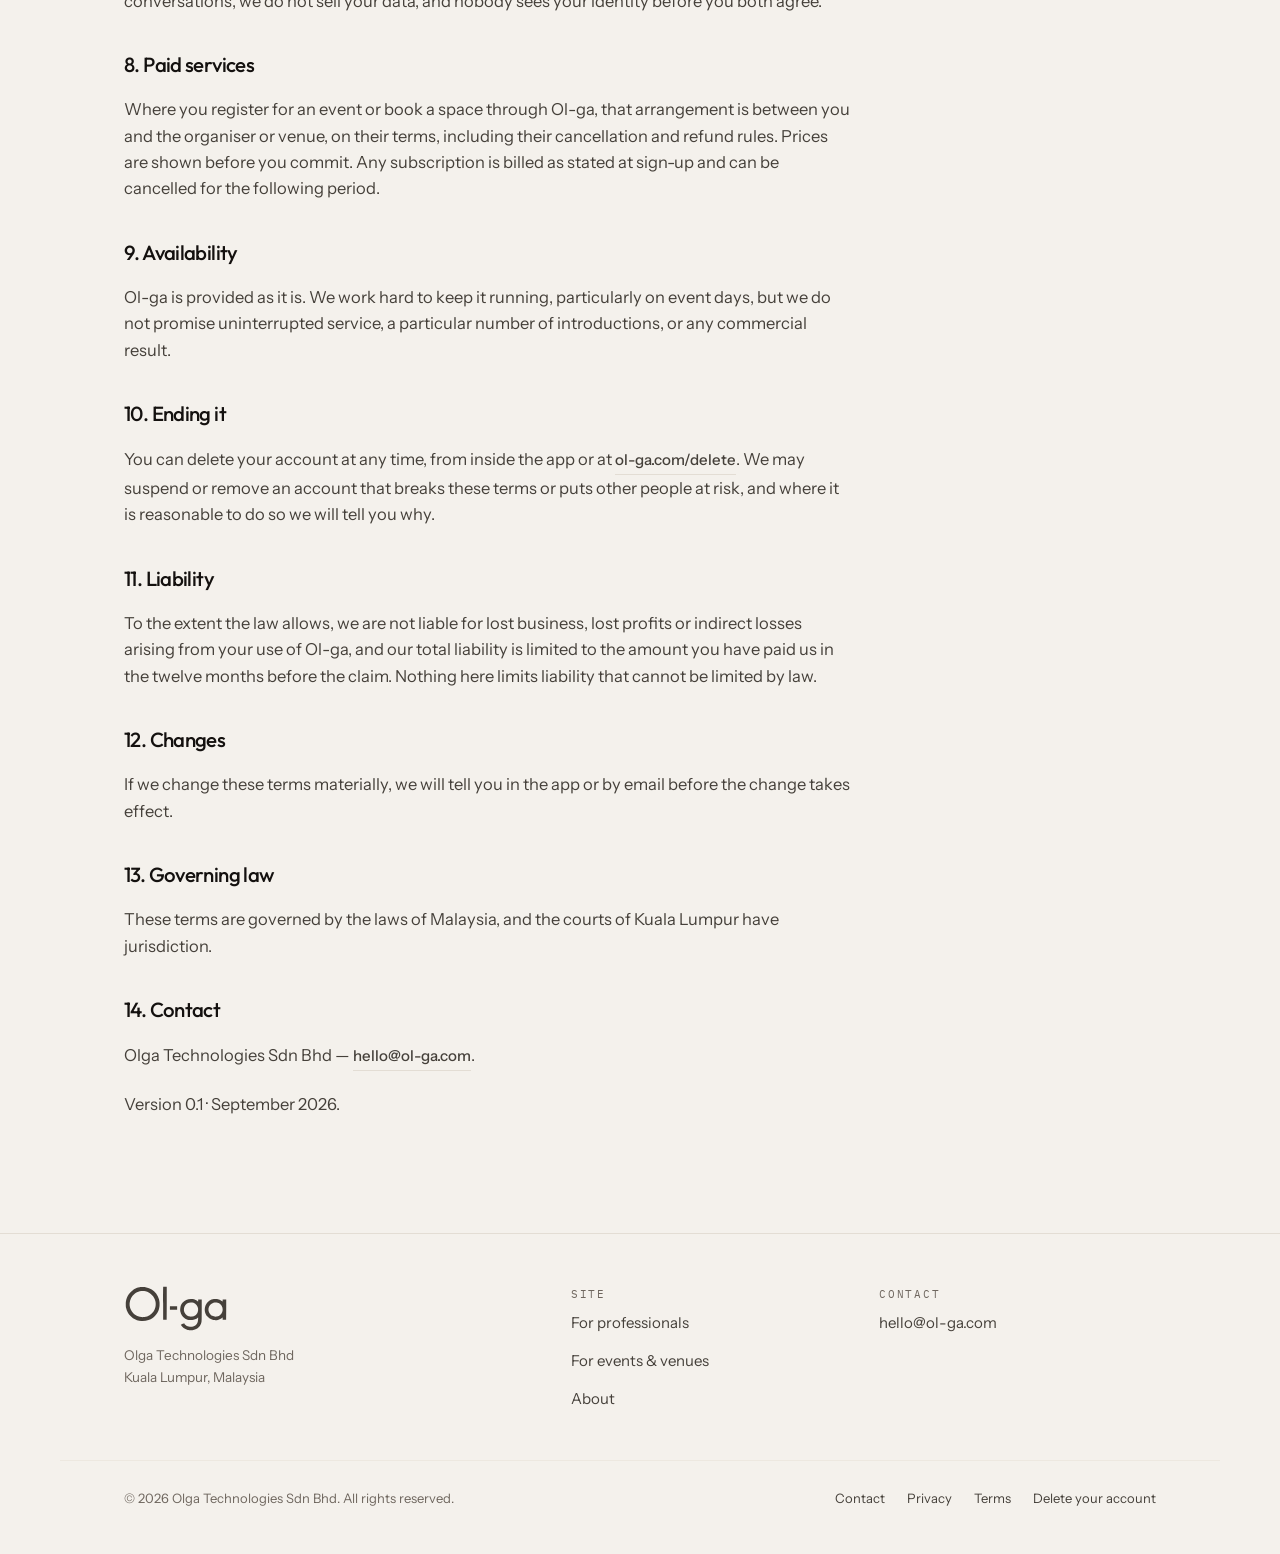
<file: terms/index.html>
<!doctype html>
<!-- DRAFT v0.1 — prepared for counsel review, not yet in force.
     Open points for counsel: consumer-protection carve-outs under Malaysian
     law, the liability cap figure, whether disputes go to AIAC arbitration or
     the KL courts, and how event-registration and venue-booking commissions
     are characterised once those lines are live. -->
<html lang="en">
<head>
<meta charset="utf-8">
<meta name="viewport" content="width=device-width, initial-scale=1">
<title>Ol-ga terms of use</title>
<meta name="description" content="The terms on which Ol-ga is provided — what we do, what we do not do, and what is expected of the people using it.">
<link rel="canonical" href="https://www.ol-ga.com/terms/">
<meta name="theme-color" content="#14110F">
<link rel="icon" href="/assets/favicon.svg" type="image/svg+xml">
<link rel="preconnect" href="https://fonts.googleapis.com">
<link rel="preconnect" href="https://fonts.gstatic.com" crossorigin>
<link rel="stylesheet" href="https://fonts.googleapis.com/css2?family=Outfit:wght@300;400;500;600&family=Instrument+Sans:wght@400;500;600&family=IBM+Plex+Mono:wght@400;500&display=swap">
<link rel="stylesheet" href="/assets/site.css">
</head>
<body>
<a class="skip" href="#main">Skip to content</a>

<header class="masthead">
  <div class="wrap masthead-in">
    <a class="wordmark" href="/"><span>Ol-ga</span></a>
    <nav class="nav" aria-label="Primary">
      <a href="/professionals/">For professionals</a>
      <a href="/events/">For events &amp; venues</a>
      <a href="/about/">About</a>
      <a class="btn btn-ghost btn-sm" href="/#access">Request access</a>
    </nav>
  </div>
</header>

<main id="main">
  <section class="wrap section">
    <div class="prose">
      <p class="eyebrow">Terms of use</p>
      <h1 style="font-size:clamp(1.9rem,4vw,2.9rem);max-width:18ch">The terms, in language you can actually read.</h1>
      <p class="lede">These terms govern the Ol-ga website and application, operated by Olga Technologies Sdn Bhd of Kuala Lumpur, Malaysia. Using Ol-ga means you accept them.</p>

      <h2>1. What Ol-ga does</h2>
      <p>Ol-ga introduces professionals to other professionals whose stated purpose complements theirs, at events, venues and workspaces. It lists events and spaces, and may take registrations or bookings for them.</p>

      <h2>2. What Ol-ga is not</h2>
      <p>We are not a party to anything you agree with someone you meet through Ol-ga, and we take no commission on it. We do not verify claims people make about themselves, their companies or their capabilities. Where a document has been supplied to us we may record that it was collected; that is not a statement that it is accurate, current or sufficient for your purposes. Do your own diligence before you contract with anyone.</p>

      <h2>3. Who may use it</h2>
      <p>You must be 18 or older and using Ol-ga for professional purposes. One account per person, in your own name. You are responsible for what happens under your account.</p>

      <h2>4. What you tell us</h2>
      <p>Keep your stated purpose and your professional details accurate. Misrepresenting who you are or what you do is grounds for removal, because everything Ol-ga does rests on the assumption that people are who they say they are.</p>

      <h2>5. How you behave</h2>
      <p>Ol-ga exists to make professional introductions worth having. You agree not to use it to send unsolicited sales material at volume, to harass, threaten or abuse anyone, to misrepresent an affiliation, to scrape, copy or resell anything you see, to attempt to identify people who have not agreed to be introduced to you, or to break any law that applies to you. Report, block and mute are available on every conversation; we act on reports within 24 hours.</p>

      <h2>6. Your content, and ours</h2>
      <p>What you write stays yours. You give us the permission we need to store it, show it to the people you have chosen, and operate the service. Everything else &mdash; the Ol-ga name, mark, software and design &mdash; belongs to us, and nothing here transfers any of it to you.</p>

      <h2>7. Privacy</h2>
      <p>Our <a class="link" href="/privacy/">privacy notice</a> explains what we collect and why. In short: we do not read the content of your conversations, we do not sell your data, and nobody sees your identity before you both agree.</p>

      <h2>8. Paid services</h2>
      <p>Where you register for an event or book a space through Ol-ga, that arrangement is between you and the organiser or venue, on their terms, including their cancellation and refund rules. Prices are shown before you commit. Any subscription is billed as stated at sign-up and can be cancelled for the following period.</p>

      <h2>9. Availability</h2>
      <p>Ol-ga is provided as it is. We work hard to keep it running, particularly on event days, but we do not promise uninterrupted service, a particular number of introductions, or any commercial result.</p>

      <h2>10. Ending it</h2>
      <p>You can delete your account at any time, from inside the app or at <a class="link" href="/delete/">ol-ga.com/delete</a>. We may suspend or remove an account that breaks these terms or puts other people at risk, and where it is reasonable to do so we will tell you why.</p>

      <h2>11. Liability</h2>
      <p>To the extent the law allows, we are not liable for lost business, lost profits or indirect losses arising from your use of Ol-ga, and our total liability is limited to the amount you have paid us in the twelve months before the claim. Nothing here limits liability that cannot be limited by law.</p>

      <h2>12. Changes</h2>
      <p>If we change these terms materially, we will tell you in the app or by email before the change takes effect.</p>

      <h2>13. Governing law</h2>
      <p>These terms are governed by the laws of Malaysia, and the courts of Kuala Lumpur have jurisdiction.</p>

      <h2>14. Contact</h2>
      <p>Olga Technologies Sdn Bhd &mdash; <a class="link" href="mailto:hello@ol-ga.com">hello@ol-ga.com</a>.</p>

      <p class="small">Version 0.1 &middot; September 2026.</p>
    </div>
  </section>
</main>

<footer class="footer">
  <div class="wrap footer-in">
    <div class="stack stack-sm">
      <a class="wordmark" href="/"><span>Ol-ga</span></a>
      <p class="legal">Olga Technologies Sdn Bhd<br>Kuala Lumpur, Malaysia</p>
    </div>
    <div class="links">
      <span class="label">Site</span>
      <a href="/professionals/">For professionals</a>
      <a href="/events/">For events &amp; venues</a>
      <a href="/about/">About</a>
    </div>
    <div class="links">
      <span class="label">Contact</span>
      <a href="mailto:hello@ol-ga.com">hello@ol-ga.com</a>
    </div>
  </div>
  <div class="wrap footer-base">
    <p>&copy; <span data-year>2026</span> Olga Technologies Sdn Bhd. All rights reserved.</p>
    <nav class="legal-links" aria-label="Legal and account">
      <a href="mailto:hello@ol-ga.com">Contact</a>
      <a href="/privacy/">Privacy</a>
      <a href="/terms/">Terms</a>
      <a href="/delete/">Delete your account</a>
    </nav>
  </div>
</footer>

<script src="/assets/site.js"></script>
</body>
</html>
</file>
<file: assets/site.css>
/* Ol-ga — public site
   ------------------------------------------------------------------
   Identity is taken from the mark: monoline geometric, built on a
   circle. The page is ink and paper. The only two colours are the
   product's own signals, and they keep their locked meanings:
     amber #F2A93B  verification / outcome  — marker use only on light
     green #16A34A  live / match            — ink ground only
   Nothing else on this site is allowed to be coloured.
   ------------------------------------------------------------------ */

:root {
  /* ink & paper */
  --fg:        #14110F;
  --fg-2:      #45403A;
  --fg-3:      #6E665E;
  --bg:        #F4F1EC;
  --bg-2:      #EFEBE4;
  --surface:   #FAF8F4;
  --field:     #FFFFFF;
  --line:      #E3DDD4;
  --line-soft: #EDE8E0;

  /* locked product signals */
  --amber:     #F2A93B;
  --green:     #16A34A;

  /* controls */
  --btn-bg:    #14110F;
  --btn-fg:    #F4F1EC;
  --btn-bg-h:  #241F1A;
  --ring:      rgba(20, 17, 15, .10);

  --display: "Outfit", "Century Gothic", system-ui, sans-serif;
  --body:    "Instrument Sans", "Helvetica Neue", Arial, sans-serif;
  --mono:    "IBM Plex Mono", ui-monospace, "SFMono-Regular", Menlo, monospace;

  --gutter:  clamp(20px, 5vw, 68px);
  --maxw:    1160px;
  --measure: 62ch;
  --section: clamp(64px, 9vw, 132px);
}

@media (prefers-color-scheme: dark) {
  :root:not([data-theme="light"]) {
    --fg:        #F1EDE7;
    --fg-2:      #B4ABA1;
    --fg-3:      #9A9188;
    --bg:        #14110F;
    --bg-2:      #1A1613;
    --surface:   #1D1916;
    --field:     #1F1A16;
    --line:      #332C26;
    --line-soft: #272119;
    --btn-bg:    #F1EDE7;
    --btn-fg:    #14110F;
    --btn-bg-h:  #FFFFFF;
    --ring:      rgba(241, 237, 231, .12);
    --ink-panel: #1F1A16;
    --ink-panel-line: #332C26;
  }
}

:root[data-theme="dark"] {
  --fg:        #F1EDE7;
  --fg-2:      #B4ABA1;
  --fg-3:      #9A9188;
  --bg:        #14110F;
  --bg-2:      #1A1613;
  --surface:   #1D1916;
  --field:     #1F1A16;
  --line:      #332C26;
  --line-soft: #272119;
  --btn-bg:    #F1EDE7;
  --btn-fg:    #14110F;
  --btn-bg-h:  #FFFFFF;
  --ring:      rgba(241, 237, 231, .12);
  --ink-panel: #1F1A16;
  --ink-panel-line: #332C26;
}

*, *::before, *::after { box-sizing: border-box; }
html { -webkit-text-size-adjust: 100%; scroll-behavior: smooth; }
[id] { scroll-margin-top: 24px; }

body {
  margin: 0;
  background: var(--bg);
  color: var(--fg);
  font-family: var(--body);
  font-size: 17px;
  line-height: 1.6;
  -webkit-font-smoothing: antialiased;
}

a { color: inherit; }
::selection { background: var(--fg); color: var(--bg); }
:focus-visible { outline: 2px solid var(--fg); outline-offset: 3px; border-radius: 2px; }

/* ---------- layout ---------- */

.wrap { width: 100%; max-width: var(--maxw); margin-inline: auto; padding-inline: var(--gutter); }
.band { border-top: 1px solid var(--line); }
.band-quiet { background: var(--bg-2); }
.section { padding-block: var(--section); }

.stack { display: flex; flex-direction: column; }
.stack-sm { gap: 14px; }
.stack-md { gap: 22px; }
.stack-lg { gap: clamp(32px, 5vw, 56px); }

/* ---------- type ---------- */

h1, h2, h3 {
  font-family: var(--display);
  font-weight: 500;
  letter-spacing: -.03em;
  text-wrap: balance;
  margin: 0;
  color: var(--fg);
}
h1 { font-size: clamp(2.25rem, 6vw, 4rem); line-height: 1.02; letter-spacing: -.038em; }
h2 { font-size: clamp(1.68rem, 3.4vw, 2.4rem); line-height: 1.08; }
h3 { font-size: 1.18rem; line-height: 1.28; letter-spacing: -.02em; }

p { margin: 0; }

.eyebrow {
  display: flex;
  align-items: center;
  gap: 12px;
  margin: 0;
  font-family: var(--mono);
  font-size: 11px;
  font-weight: 500;
  letter-spacing: .18em;
  text-transform: uppercase;
  color: var(--fg-3);
}
.eyebrow::before {
  content: "";
  flex: none;
  width: 15px;
  height: 15px;
  border-radius: 50%;
  border: 1.5px solid var(--fg);
  background: radial-gradient(circle at center, var(--fg) 0 2.2px, transparent 2.4px);
}

.lede {
  font-size: clamp(1.06rem, 1.7vw, 1.25rem);
  line-height: 1.5;
  color: var(--fg-2);
  max-width: 46ch;
}
.body { color: var(--fg-2); max-width: var(--measure); }
.small { font-size: 14px; color: var(--fg-3); }

.pull {
  font-family: var(--display);
  font-weight: 400;
  font-size: clamp(1.5rem, 3vw, 2.05rem);
  line-height: 1.2;
  letter-spacing: -.028em;
  max-width: 20ch;
  color: var(--fg);
}

/* ---------- wordmark ---------- */

.wordmark {
  display: block;
  width: 92px;
  aspect-ratio: 2164 / 951;
  background: currentColor;
  color: var(--fg);
  -webkit-mask: url("wordmark.svg") no-repeat center / contain;
          mask: url("wordmark.svg") no-repeat center / contain;
  text-decoration: none;
}
.wordmark span {
  position: absolute;
  width: 1px; height: 1px;
  overflow: hidden;
  clip-path: inset(50%);
  white-space: nowrap;
}
.footer .wordmark { width: 104px; }

/* ---------- header ---------- */

.masthead { border-bottom: 1px solid var(--line); background: var(--bg); }
.masthead-in {
  display: flex;
  align-items: center;
  justify-content: space-between;
  gap: 20px;
  padding-block: 18px;
  flex-wrap: wrap;
}
.nav {
  display: flex;
  align-items: center;
  gap: clamp(14px, 2.6vw, 28px);
  font-size: 14.5px;
  font-weight: 500;
  flex-wrap: wrap;
}
.nav a { text-decoration: none; color: var(--fg-2); padding-block: 9px; }
.nav a:hover { color: var(--fg); }
.nav a[aria-current="page"] { color: var(--fg); box-shadow: inset 0 -1px 0 var(--fg); }

/* ---------- hero ---------- */

.hero { position: relative; overflow: hidden; padding-block: clamp(60px, 10vw, 128px) clamp(48px, 7vw, 96px); }
.hero-grid { position: relative; display: grid; gap: clamp(24px, 3.4vw, 36px); max-width: 720px; }
.hero h1 { max-width: 15ch; }

.ring-field {
  position: absolute;
  right: clamp(-320px, -18vw, -140px);
  top: 50%;
  translate: 0 -50%;
  width: clamp(420px, 46vw, 660px);
  aspect-ratio: 1;
  max-width: 100%;
  pointer-events: none;
  color: var(--fg);
}
.ring-field circle { transform-origin: 100px 100px; }
.ring-field .r { animation: ring-in 900ms cubic-bezier(.2, .7, .2, 1) both; }
.ring-field .r:nth-of-type(2) { animation-delay: 120ms; }
.ring-field .r:nth-of-type(3) { animation-delay: 240ms; }
.ring-field .r:nth-of-type(4) { animation-delay: 360ms; }
.ring-field .pt { animation: pt-in 500ms ease-out both; animation-delay: 620ms; }
.ring-field .pt-far { animation-delay: 980ms; }

@keyframes ring-in { from { scale: .93; opacity: 0; } to { scale: 1; opacity: 1; } }
@keyframes pt-in   { from { opacity: 0; } to { opacity: 1; } }

@media (max-width: 1000px) {
  .ring-field { right: auto; left: 50%; translate: -50% -50%; width: min(780px, 122vw); opacity: .5; }
}
@media (max-width: 560px) {
  .ring-field { opacity: .42; }
}

/* ---------- buttons, fields ---------- */

.btn {
  font-family: var(--body);
  font-size: 15px;
  font-weight: 500;
  letter-spacing: -.005em;
  line-height: 1;
  border: 1px solid var(--btn-bg);
  background: var(--btn-bg);
  color: var(--btn-fg);
  padding: 15px 26px;
  border-radius: 999px;
  cursor: pointer;
  text-decoration: none;
  display: inline-flex;
  align-items: center;
  justify-content: center;
  gap: 9px;
  transition: background .18s ease, box-shadow .18s ease, border-color .18s ease, color .18s ease;
}
.btn:hover { background: var(--btn-bg-h); border-color: var(--btn-bg-h); box-shadow: 0 0 0 4px var(--ring); }

.btn-ghost {
  background: transparent;
  color: var(--fg);
  border-color: var(--line);
}
.btn-ghost:hover { background: transparent; color: var(--fg); border-color: var(--fg); box-shadow: 0 0 0 4px var(--ring); }

.btn-sm { padding: 10px 18px; font-size: 14px; }

.link {
  display: inline-block;
  padding-block: 3px;
  font-size: 15px;
  font-weight: 500;
  text-decoration: none;
  border-bottom: 1px solid var(--line);
  padding-bottom: 2px;
  transition: border-color .16s ease;
}
.link:hover { border-color: var(--fg); }

.form { display: grid; gap: 14px; max-width: 560px; container-type: inline-size; }
.form-row { display: grid; gap: 14px; }
/* Split on the width of the form itself, not the window — the form sits in a
   narrow column on tablets, where a two-up row would clip its placeholders. */
@container (min-width: 460px) {
  .form-row-2 { grid-template-columns: 1fr 1fr; }
}
@supports not (container-type: inline-size) {
  @media (min-width: 1020px) {
    .form-row-2 { grid-template-columns: 1fr 1fr; }
  }
}

/* the single-field hero form: flex, so it pairs up whenever there is room */
.form-inline { display: flex; flex-wrap: wrap; align-items: flex-end; gap: 14px; }
.form-inline .field { flex: 1 1 240px; min-width: 0; max-width: 330px; }
.form-inline .btn { flex: 0 0 auto; }
.form-inline .form-status,
.form-inline .form-note { flex: 1 1 100%; }

.field { display: grid; gap: 7px; position: relative; }
.field.is-select::after {
  content: "";
  position: absolute;
  right: 22px;
  bottom: 21px;
  width: 8px; height: 8px;
  border-right: 1.5px solid var(--fg-3);
  border-bottom: 1.5px solid var(--fg-3);
  rotate: 45deg;
  pointer-events: none;
}
.field label {
  font-family: var(--mono);
  font-size: 10.5px;
  font-weight: 500;
  letter-spacing: .16em;
  text-transform: uppercase;
  color: var(--fg-3);
}
.field input,
.field select,
.field textarea {
  font-family: var(--body);
  font-size: 16px;
  color: var(--fg);
  background: var(--field);
  border: 1px solid var(--line);
  border-radius: 999px;
  padding: 14px 20px;
  width: 100%;
  min-width: 0;
}
.field select { appearance: none; padding-right: 44px; background-image: none; }
.field textarea { min-height: 116px; resize: vertical; border-radius: 22px; }
.field input::placeholder,
.field textarea::placeholder { color: var(--fg-3); opacity: .85; }
.field input:focus,
.field select:focus,
.field textarea:focus { border-color: var(--fg); box-shadow: 0 0 0 4px var(--ring); }
.field input:focus-visible,
.field select:focus-visible,
.field textarea:focus-visible { outline: 2px solid var(--fg); outline-offset: 2px; }

.form-note { font-size: 13px; color: var(--fg-3); max-width: 52ch; grid-column: 1 / -1; }

.form-status {
  grid-column: 1 / -1;
  font-family: var(--mono);
  font-size: 12.5px;
  line-height: 1.55;
  padding: 14px 18px;
  border: 1px solid var(--line);
  border-radius: 18px;
  background: var(--surface);
  color: var(--fg-2);
}
.form-status[data-state="ok"] { border-color: var(--amber); color: var(--fg); }
.form-status a { color: inherit; }

/* ---------- outcome list — amber marker, the one licensed use ---------- */

.outcomes { list-style: none; margin: 0; padding: 0; display: grid; }
.outcomes li {
  display: grid;
  grid-template-columns: 26px 1fr;
  gap: 16px;
  align-items: start;
  padding-block: 20px;
  border-bottom: 1px solid var(--line-soft);
  color: var(--fg-2);
  max-width: 68ch;
}
.outcomes li:first-child { border-top: 1px solid var(--line-soft); }
.outcomes li::before { content: ""; margin-top: .66em; width: 22px; height: 3px; border-radius: 2px; background: var(--amber); }

/* ---------- ring list ---------- */

.rings { list-style: none; margin: 0; padding: 0; display: grid; gap: 16px; }
.rings li {
  display: grid;
  grid-template-columns: 15px 1fr;
  gap: 14px;
  align-items: start;
  color: var(--fg-2);
  max-width: 62ch;
}
.rings li::before {
  content: "";
  margin-top: .48em;
  width: 13px; height: 13px;
  border-radius: 50%;
  border: 1.5px solid var(--fg);
}

/* ---------- the line we hold ---------- */

.nevers { list-style: none; margin: 0; padding: 0; display: grid; }
.nevers li { padding-block: 22px; border-top: 1px solid var(--line-soft); display: grid; gap: 6px; }
.nevers li:last-child { border-bottom: 1px solid var(--line-soft); }
.nevers b { font-family: var(--display); font-weight: 500; font-size: 1.05rem; letter-spacing: -.02em; color: var(--fg); }
.nevers span { color: var(--fg-3); font-size: 15px; max-width: 54ch; }

/* ---------- path cards ---------- */

.paths { display: grid; gap: clamp(16px, 2vw, 22px); }
@media (min-width: 820px) { .paths { grid-template-columns: 1fr 1fr; } }

.path {
  display: grid;
  gap: 14px;
  align-content: start;
  border: 1px solid var(--line);
  border-radius: 26px;
  padding: clamp(26px, 3.2vw, 38px);
  text-decoration: none;
  background: var(--surface);
  transition: border-color .18s ease, box-shadow .18s ease;
}
.path:hover { border-color: var(--fg); box-shadow: 0 0 0 4px var(--ring); }
.path .arrow { font-family: var(--mono); font-size: 12px; letter-spacing: .14em; text-transform: uppercase; color: var(--fg); }

/* ---------- steps ---------- */

.steps { display: grid; gap: clamp(20px, 2.6vw, 30px); }
@media (min-width: 880px) { .steps { grid-template-columns: repeat(3, 1fr); } }
.step { display: grid; gap: 10px; align-content: start; padding-top: 22px; border-top: 1px solid var(--line); }
.step .n { font-family: var(--mono); font-size: 11px; letter-spacing: .16em; text-transform: uppercase; color: var(--fg-3); }

/* ---------- columns ---------- */

.cols { display: grid; gap: clamp(28px, 3.6vw, 52px); }
@media (min-width: 860px) { .cols-3 { grid-template-columns: repeat(3, 1fr); } }
@media (min-width: 920px) { .cols-2 { grid-template-columns: 1fr 1.1fr; } }
.col { display: grid; gap: 10px; align-content: start; }

/* ---------- live signal — green, ink ground only ---------- */

.ink-panel {
  background: var(--ink-panel, #14110F);
  border: 1px solid var(--ink-panel-line, transparent);
  color: #F1EDE7;
  border-radius: 30px;
  padding: clamp(26px, 4vw, 48px);
  display: grid;
  gap: 20px;
}
.ink-panel h2, .ink-panel h3 { color: #F1EDE7; }
.ink-panel .body, .ink-panel p { color: #B4ABA1; }
.ink-panel .eyebrow { color: #9A9188; }
.ink-panel .eyebrow::before { border-color: #F1EDE7; background: radial-gradient(circle at center, #F1EDE7 0 2.2px, transparent 2.4px); }
.ink-panel :focus-visible { outline-color: #F1EDE7; }

.live-tag {
  display: inline-flex;
  align-items: center;
  gap: 10px;
  font-family: var(--mono);
  font-size: 11px;
  font-weight: 500;
  letter-spacing: .16em;
  text-transform: uppercase;
  color: #B4ABA1;
}
.live-dot {
  width: 9px; height: 9px; border-radius: 50%;
  background: var(--green);
  animation: pulse 3s ease-in-out infinite;
}
@keyframes pulse { 0%, 100% { opacity: 1; } 50% { opacity: .4; } }

/* ---------- footer ---------- */

.footer { border-top: 1px solid var(--line); padding-block: 52px 0; }
.footer-in { display: grid; gap: 32px; padding-bottom: 44px; }
@media (min-width: 820px) { .footer-in { grid-template-columns: 1.5fr 1fr 1fr; } }
.footer-base {
  display: flex;
  flex-wrap: wrap;
  gap: 10px 26px;
  align-items: baseline;
  justify-content: space-between;
  padding-block: 22px 40px;
  border-top: 1px solid var(--line-soft);
}
.footer-base p { font-size: 13px; color: var(--fg-3); }
.legal-links { display: flex; flex-wrap: wrap; gap: 10px 22px; font-size: 13px; }
.legal-links a { color: var(--fg-3); text-decoration: none; padding-block: 5px; }
.legal-links a:hover { color: var(--fg); }
.footer a { color: var(--fg-2); text-decoration: none; }
.footer a:hover { color: var(--fg); }
.footer .links { display: grid; gap: 4px; font-size: 15px; align-content: start; justify-items: start; }
.footer .links a { padding-block: 5px; }
.footer .label { font-family: var(--mono); font-size: 10.5px; letter-spacing: .16em; text-transform: uppercase; color: var(--fg-3); }
.legal { font-size: 13.5px; color: var(--fg-3); max-width: 46ch; }

/* ---------- prose (privacy, terms, delete) ---------- */

.prose { max-width: 66ch; display: grid; gap: 20px; }
.prose h2 { font-size: 1.28rem; margin-top: 20px; }
.prose h3 { font-size: 1.02rem; margin-top: 8px; }
.prose p, .prose li { color: var(--fg-2); font-size: 16.5px; }
.prose ul, .prose ol { margin: 0; padding-left: 22px; display: grid; gap: 9px; }
.prose strong { color: var(--fg); font-weight: 600; }

/* ---------- conversion card ---------- */

.form.card {
  background: var(--surface);
  border: 1px solid var(--line);
  border-radius: 26px;
  padding: clamp(20px, 2.6vw, 28px);
  gap: 16px;
}
.form.card .form-note { margin-top: 2px; }
.card-label {
  display: flex; align-items: center; gap: 10px;
  font-family: var(--mono); font-size: 10.5px; font-weight: 500;
  letter-spacing: .18em; text-transform: uppercase; color: var(--fg-3);
  grid-column: 1 / -1;
}
.card-label::before {
  content: ""; flex: none;
  width: 11px; height: 11px; border-radius: 50%;
  border: 1.5px solid var(--fg);
}
.form.card .btn { width: 100%; }
.form-inline.card .btn { width: auto; }
.form-inline .card-label { flex: 1 1 100%; }

/* validation — no new colour: the field goes ink, the message is ink */
.field-error {
  font-family: var(--mono);
  font-size: 12px;
  line-height: 1.45;
  color: var(--fg);
  margin-top: 2px;
}
.field input[aria-invalid="true"],
.field textarea[aria-invalid="true"],
.field select[aria-invalid="true"] {
  border-color: var(--fg);
  box-shadow: inset 0 0 0 1px var(--fg);
}

/* ---------- founders ---------- */

.people { display: grid; gap: clamp(28px, 4vw, 48px); }
@media (min-width: 760px) { .people { grid-template-columns: 1fr 1fr; } }
.person { display: grid; gap: 18px; align-content: start; }
.person img {
  width: 100%;
  max-width: 320px;
  height: auto;
  aspect-ratio: 4 / 5;
  object-fit: cover;
  border-radius: 24px;
  border: 1px solid var(--line);
  display: block;
}
.person .role {
  font-family: var(--mono); font-size: 10.5px; font-weight: 500;
  letter-spacing: .18em; text-transform: uppercase; color: var(--fg-3);
}

/* ---------- hero actions ---------- */

.actions { display: flex; flex-wrap: wrap; align-items: center; gap: 14px 24px; }

/* ---------- misc ---------- */

.sr-only {
  position: absolute;
  width: 1px; height: 1px;
  margin: -1px; padding: 0; border: 0;
  overflow: hidden; clip-path: inset(50%); white-space: nowrap;
}
.skip { position: absolute; left: -9999px; }
.skip:focus {
  left: 12px; top: 12px; z-index: 10;
  background: var(--fg); color: var(--bg);
  padding: 10px 16px; border-radius: 999px;
}

@media (prefers-reduced-motion: reduce) {
  .live-dot { animation: none; }
  .ring-field .r, .ring-field .pt { animation: none; opacity: 1; scale: 1; }
  * { transition-duration: .01ms !important; }
}
</file>
